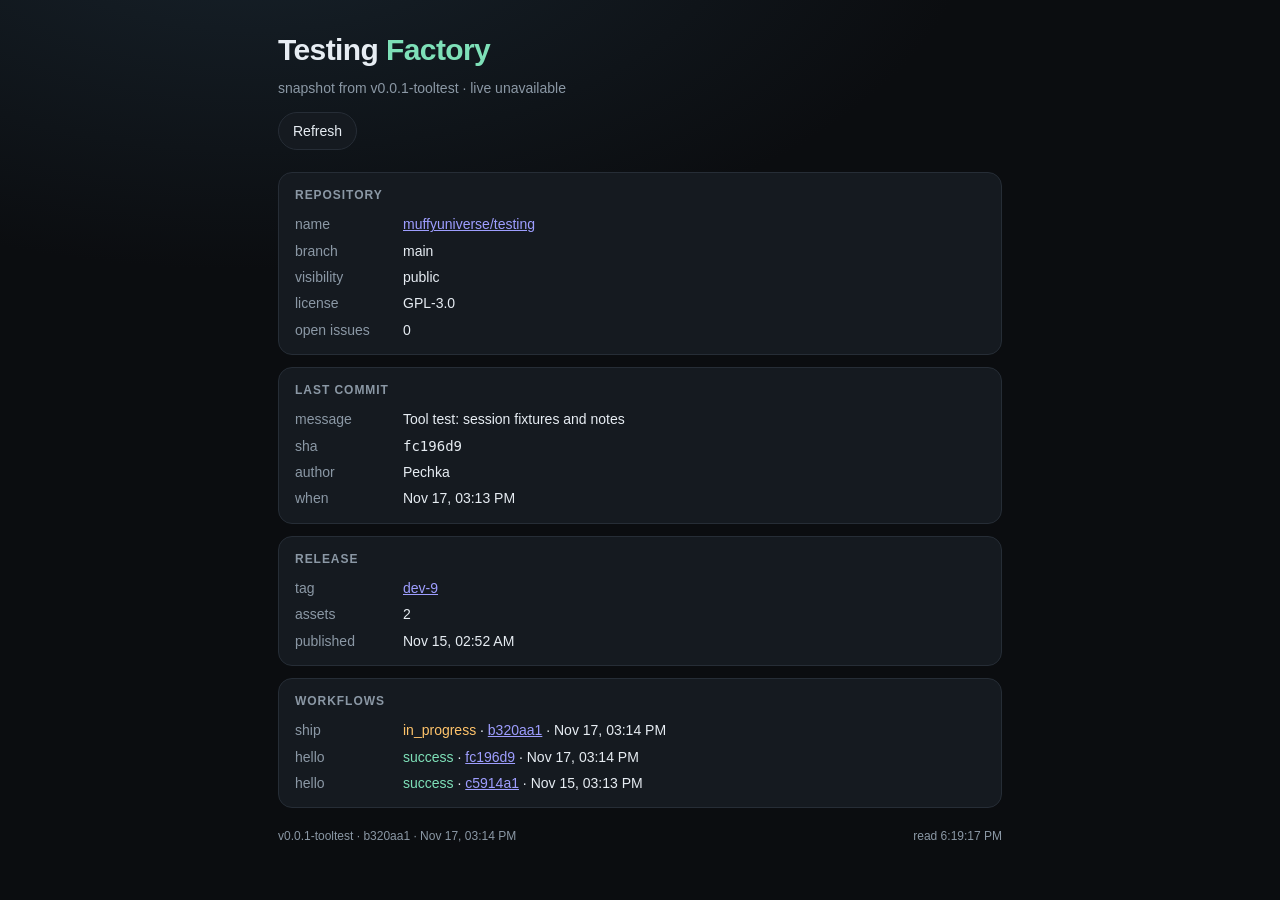
<file: index.html>
<!doctype html>
<html lang="en">
<head>
  <meta charset="utf-8">
  <meta name="viewport" content="width=device-width, initial-scale=1">
  <title>Testing Factory</title>
  <link rel="stylesheet" href="styles.css">
</head>
<body>
  <main>
    <header>
      <h1>Testing <span>Factory</span></h1>
      <p class="sub" id="sub">reading github.com…</p>
      <button id="refresh" type="button">Refresh</button>
    </header>

    <div id="cards" class="cards" aria-live="polite"></div>

    <footer>
      <span id="built">build: unknown</span>
      <span id="loaded"></span>
    </footer>
  </main>
  <script src="app.js"></script>
</body>
</html>
</file>
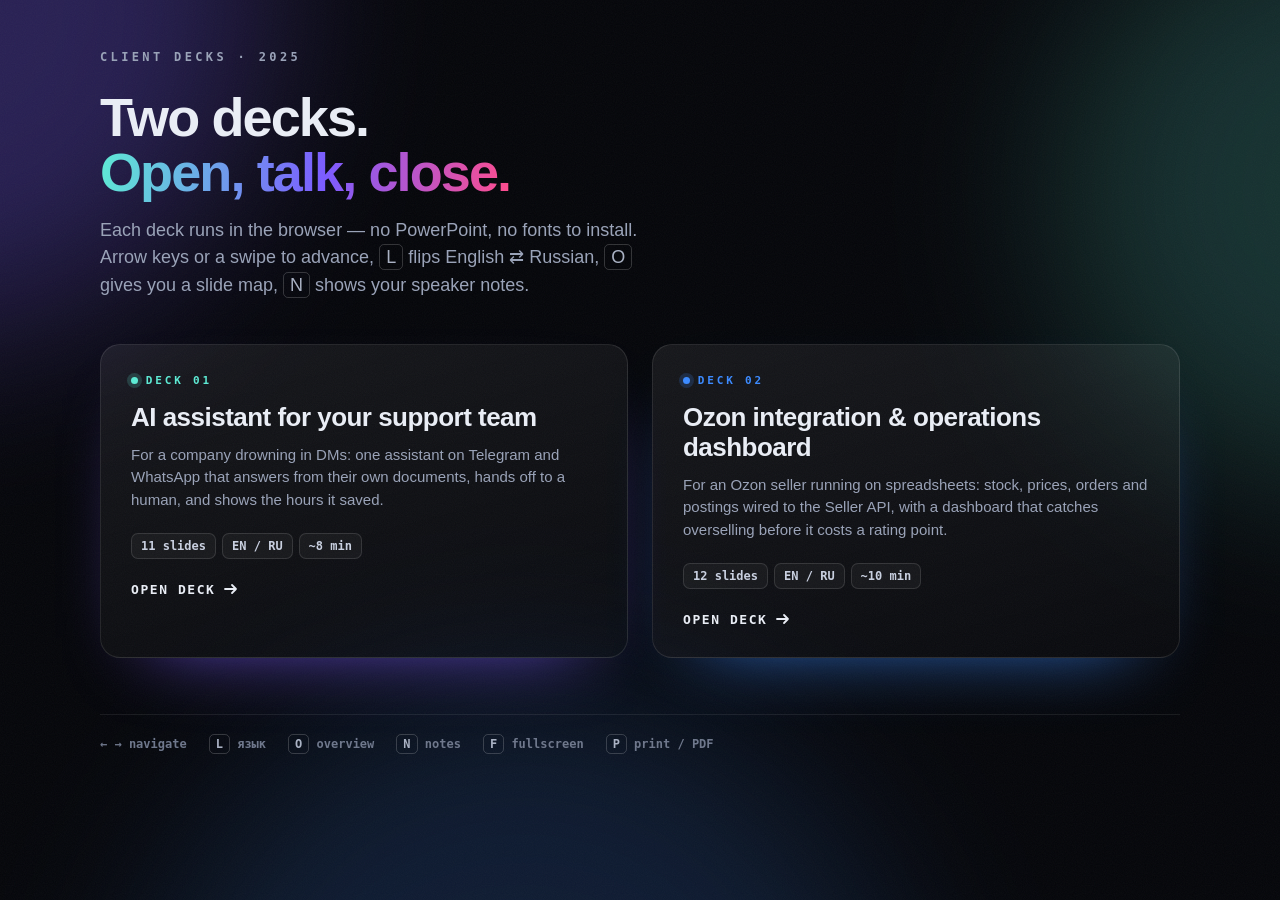
<file: decks/index.html>
<!DOCTYPE html>
<html lang="en">
<head>
<meta charset="utf-8">
<meta name="viewport" content="width=device-width,initial-scale=1,viewport-fit=cover">
<title>Decks — AI assistant · Ozon integration</title>
<style>
  :root{
    --bg:#05060a; --ink:#e9edf5; --dim:#9aa3b8;
    --c1:#5eead4; --c2:#7c5cff;
    --o1:#3d8bff; --o2:#ff4d8d;
    --mono:ui-monospace,SFMono-Regular,Menlo,Consolas,monospace;
    --sans:-apple-system,BlinkMacSystemFont,"Segoe UI",Inter,Roboto,sans-serif;
  }
  *{box-sizing:border-box}
  html,body{margin:0;min-height:100%}
  body{
    background:var(--bg); color:var(--ink); font-family:var(--sans);
    -webkit-font-smoothing:antialiased; overflow-x:hidden;
    padding:clamp(20px,4vw,56px);
  }
  .aurora{position:fixed;inset:-20%;z-index:0;pointer-events:none;filter:blur(90px);opacity:.55}
  .aurora i{position:absolute;display:block;border-radius:50%;mix-blend-mode:screen}
  .aurora i:nth-child(1){width:52vw;height:52vw;left:-8%;top:-12%;background:var(--c2);opacity:.55;animation:drift 26s ease-in-out infinite}
  .aurora i:nth-child(2){width:46vw;height:46vw;right:-6%;top:6%;background:var(--c1);opacity:.35;animation:drift 31s ease-in-out infinite reverse}
  .aurora i:nth-child(3){width:60vw;height:60vw;left:22%;bottom:-30%;background:var(--o1);opacity:.3;animation:drift 37s ease-in-out infinite}
  @keyframes drift{0%,100%{transform:translate3d(0,0,0) scale(1)}50%{transform:translate3d(4vw,-3vw,0) scale(1.14)}}
  .grain{position:fixed;inset:0;z-index:1;pointer-events:none;opacity:.045;
    background-image:url("data:image/svg+xml;utf8,<svg xmlns='http://www.w3.org/2000/svg' width='120' height='120'><filter id='n'><feTurbulence type='fractalNoise' baseFrequency='.9' numOctaves='3'/></filter><rect width='120' height='120' filter='url(%23n)'/></svg>")}
  main{position:relative;z-index:2;max-width:1080px;margin:0 auto}
  .eyebrow{font:700 clamp(10px,1.6vw,12px)/1 var(--mono);letter-spacing:.28em;text-transform:uppercase;color:var(--dim)}
  h1{font-size:clamp(30px,5.2vw,54px);line-height:1.02;letter-spacing:-.035em;margin:.5em 0 .3em;font-weight:800}
  h1 .grad{background:linear-gradient(96deg,var(--c1),var(--c2) 55%,var(--o2));-webkit-background-clip:text;background-clip:text;color:transparent}
  .lede{color:var(--dim);font-size:clamp(14px,1.9vw,18px);line-height:1.55;max-width:56ch;margin:0 0 clamp(26px,4vw,44px)}
  .grid{display:grid;gap:clamp(14px,2.2vw,24px);grid-template-columns:repeat(auto-fit,minmax(300px,1fr))}
  a.card{
    position:relative;display:block;text-decoration:none;color:inherit;overflow:hidden;
    border:1px solid rgba(255,255,255,.1);border-radius:20px;padding:clamp(20px,2.6vw,30px);
    background:linear-gradient(165deg,rgba(255,255,255,.07),rgba(255,255,255,.02));
    transition:transform .45s cubic-bezier(.2,.8,.2,1),border-color .45s,box-shadow .45s;
  }
  a.card:hover,a.card:focus-visible{transform:translateY(-4px);border-color:rgba(255,255,255,.26);outline:none}
  a.card::after{
    content:"";position:absolute;inset:0;border-radius:inherit;pointer-events:none;opacity:0;
    background:radial-gradient(420px 220px at var(--mx,50%) var(--my,0%),rgba(255,255,255,.14),transparent 70%);
    transition:opacity .4s;
  }
  a.card:hover::after{opacity:1}
  a.card.chat{box-shadow:0 30px 80px -50px var(--c2)}
  a.card.ozon{box-shadow:0 30px 80px -50px var(--o1)}
  .kicker{font:700 clamp(9px,1.5vw,11px)/1 var(--mono);letter-spacing:.26em;text-transform:uppercase;display:flex;gap:.7em;align-items:center}
  .chat .kicker{color:var(--c1)} .ozon .kicker{color:var(--o1)}
  .dot{width:7px;height:7px;border-radius:50%;background:currentColor;box-shadow:0 0 0 4px color-mix(in srgb,currentColor 18%,transparent);animation:pulse 2.4s ease-in-out infinite}
  @keyframes pulse{0%,100%{opacity:1}50%{opacity:.35}}
  a.card h2{font-size:clamp(19px,2.5vw,26px);line-height:1.16;letter-spacing:-.02em;margin:.6em 0 .45em;font-weight:750}
  a.card p{margin:0;color:var(--dim);font-size:clamp(12px,1.6vw,15px);line-height:1.5}
  .meta{display:flex;flex-wrap:wrap;gap:6px;margin-top:clamp(16px,2.4vw,22px)}
  .meta span{font:600 clamp(10px,1.4vw,12px)/1 var(--mono);padding:6px 9px;border-radius:7px;
    border:1px solid rgba(255,255,255,.12);color:#c9d0e0;background:rgba(255,255,255,.04)}
  .go{margin-top:clamp(16px,2.4vw,22px);font:700 clamp(11px,1.5vw,13px)/1 var(--mono);letter-spacing:.12em;
    text-transform:uppercase;display:flex;align-items:center;gap:.6em;color:var(--ink)}
  .go svg{transition:transform .4s cubic-bezier(.2,.8,.2,1)}
  a.card:hover .go svg{transform:translateX(5px)}
  footer{margin-top:clamp(30px,5vw,56px);padding-top:20px;border-top:1px solid rgba(255,255,255,.08);
    display:flex;flex-wrap:wrap;gap:10px 22px;color:#6f788c;font:600 clamp(10px,1.4vw,12px)/1.6 var(--mono)}
  kbd{font:inherit;padding:2px 6px;border-radius:5px;border:1px solid rgba(255,255,255,.18);color:#aab2c4}
</style>
</head>
<body>
<div class="aurora"><i></i><i></i><i></i></div>
<div class="grain"></div>

<main>
  <div class="eyebrow">Client decks · 2025</div>
  <h1>Two decks.<br><span class="grad">Open, talk, close.</span></h1>
  <p class="lede">Each deck runs in the browser — no PowerPoint, no fonts to install. Arrow keys or a swipe to advance, <kbd>L</kbd> flips English ⇄ Russian, <kbd>O</kbd> gives you a slide map, <kbd>N</kbd> shows your speaker notes.</p>

  <div class="grid">
    <a class="card chat" href="chatbot.html">
      <div class="kicker"><span class="dot"></span>Deck 01</div>
      <h2>AI assistant for your support team</h2>
      <p>For a company drowning in DMs: one assistant on Telegram and WhatsApp that answers from their own documents, hands off to a human, and shows the hours it saved.</p>
      <div class="meta"><span>11 slides</span><span>EN / RU</span><span>~8 min</span></div>
      <div class="go">Open deck
        <svg width="16" height="16" viewBox="0 0 16 16" fill="none" aria-hidden="true"><path d="M2 8h11M9 4l4 4-4 4" stroke="currentColor" stroke-width="1.8" stroke-linecap="round" stroke-linejoin="round"/></svg>
      </div>
    </a>

    <a class="card ozon" href="ozon.html">
      <div class="kicker"><span class="dot"></span>Deck 02</div>
      <h2>Ozon integration &amp; operations dashboard</h2>
      <p>For an Ozon seller running on spreadsheets: stock, prices, orders and postings wired to the Seller API, with a dashboard that catches overselling before it costs a rating point.</p>
      <div class="meta"><span>12 slides</span><span>EN / RU</span><span>~10 min</span></div>
      <div class="go">Open deck
        <svg width="16" height="16" viewBox="0 0 16 16" fill="none" aria-hidden="true"><path d="M2 8h11M9 4l4 4-4 4" stroke="currentColor" stroke-width="1.8" stroke-linecap="round" stroke-linejoin="round"/></svg>
      </div>
    </a>
  </div>

  <footer>
    <span>← → navigate</span>
    <span><kbd>L</kbd> язык</span>
    <span><kbd>O</kbd> overview</span>
    <span><kbd>N</kbd> notes</span>
    <span><kbd>F</kbd> fullscreen</span>
    <span><kbd>P</kbd> print / PDF</span>
  </footer>
</main>

<script>
  document.querySelectorAll('a.card').forEach(function (c) {
    c.addEventListener('pointermove', function (e) {
      var r = c.getBoundingClientRect();
      c.style.setProperty('--mx', (e.clientX - r.left) + 'px');
      c.style.setProperty('--my', (e.clientY - r.top) + 'px');
    });
  });
</script>
</body>
</html>
</file>
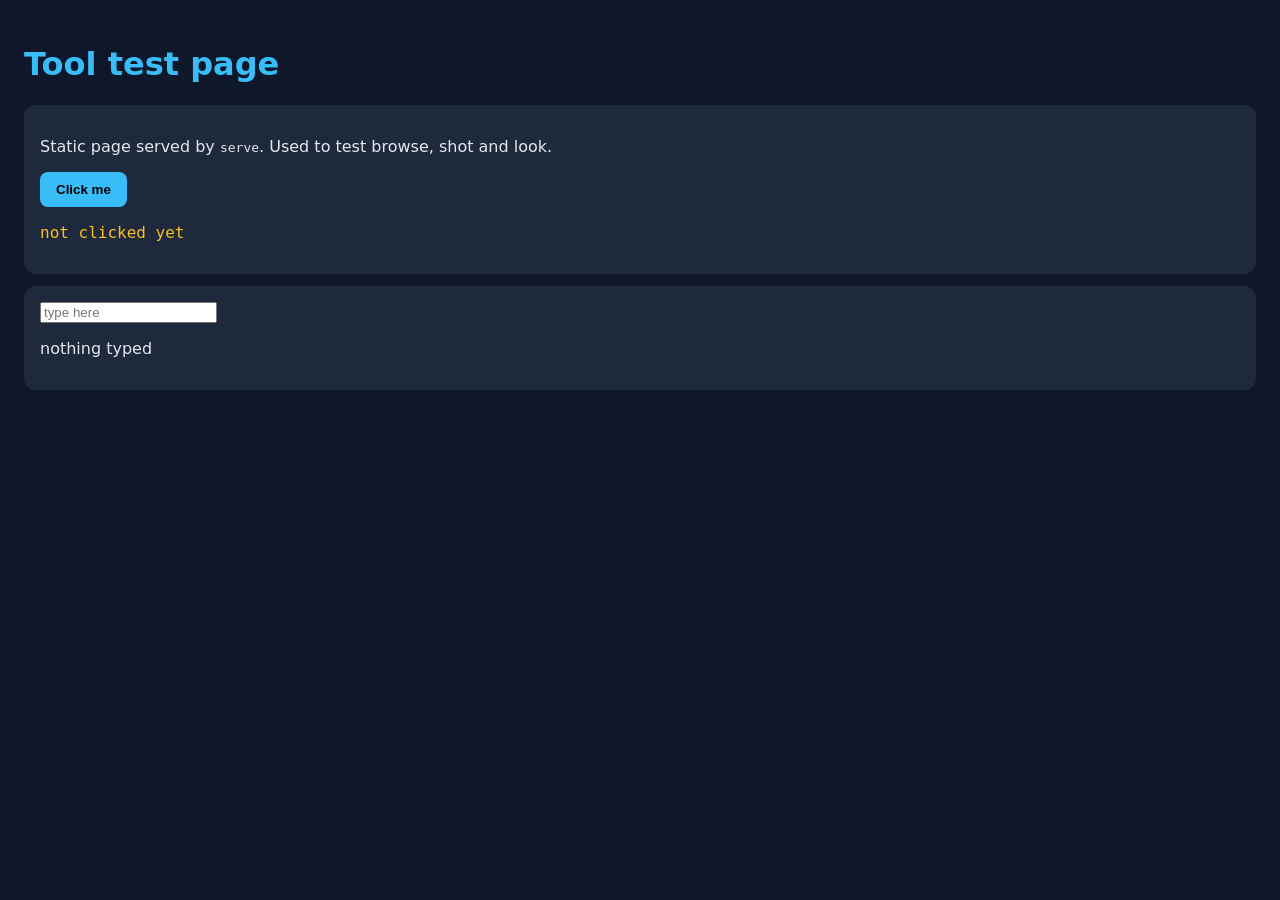
<file: tooltest/index.html>
<!doctype html>
<html lang="en">
<head>
<meta charset="utf-8">
<meta name="viewport" content="width=device-width, initial-scale=1">
<title>Tool test page</title>
<style>
  body { font-family: system-ui, sans-serif; margin: 0; padding: 24px; background: #0f172a; color: #e2e8f0; }
  h1 { color: #38bdf8; }
  .card { background: #1e293b; border-radius: 12px; padding: 16px; margin: 12px 0; }
  button { background: #38bdf8; border: 0; border-radius: 8px; padding: 10px 16px; font-weight: 600; }
  #out { font-family: ui-monospace, monospace; color: #fbbf24; }
</style>
</head>
<body>
<h1>Tool test page</h1>
<div class="card">
  <p>Static page served by <code>serve</code>. Used to test browse, shot and look.</p>
  <button id="go">Click me</button>
  <p id="out">not clicked yet</p>
</div>
<div class="card">
  <input id="field" placeholder="type here" value="">
  <p id="typed">nothing typed</p>
</div>
<script>
  let clicks = 0;
  document.getElementById('go').addEventListener('click', () => {
    clicks += 1;
    document.getElementById('out').textContent = 'clicked ' + clicks + ' time(s)';
  });
  document.getElementById('field').addEventListener('input', (e) => {
    document.getElementById('typed').textContent = 'typed: ' + e.target.value;
  });
</script>
</body>
</html>
</file>
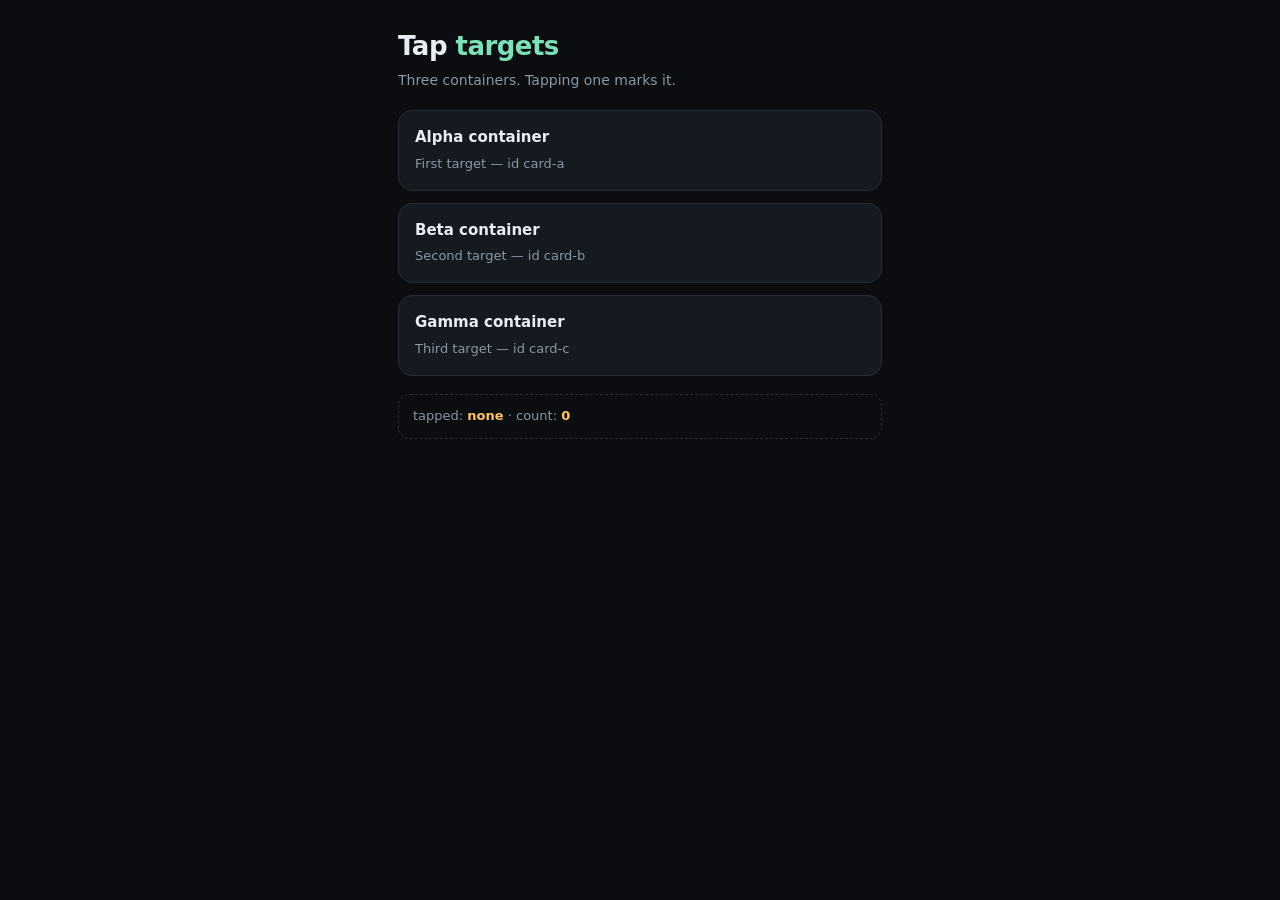
<file: demo/tap/index.html>
<!doctype html>
<html lang="en">
<head>
<meta charset="utf-8">
<meta name="viewport" content="width=device-width, initial-scale=1">
<title>Tap targets</title>
<style>
  :root { color-scheme: dark; --bg:#0b0d10; --panel:#151a20; --line:#262d36;
          --ink:#e7edf3; --dim:#8b98a5; --accent:#7ee0b8; --warn:#ffc46b; }
  * { box-sizing: border-box; }
  body { margin:0; background:var(--bg); color:var(--ink);
         font:16px/1.45 system-ui, -apple-system, "Segoe UI", Roboto, sans-serif; }
  main { max-width:520px; margin:0 auto; padding:28px 18px 40px; }
  h1 { margin:0 0 4px; font-size:26px; letter-spacing:-.02em; }
  h1 span { color:var(--accent); }
  .sub { margin:0 0 20px; color:var(--dim); font-size:14px; }
  .grid { display:grid; gap:12px; }
  .card { background:var(--panel); border:1px solid var(--line); border-radius:14px;
          padding:16px; cursor:pointer; transition:border-color .15s, transform .05s; }
  .card:active { transform:translateY(1px); }
  .card.selected { border-color:var(--accent); box-shadow:0 0 0 1px var(--accent) inset; }
  .card h2 { margin:0 0 6px; font-size:15px; }
  .card p { margin:0; color:var(--dim); font-size:13px; }
  .card.selected p { color:var(--accent); }
  .status { margin-top:18px; padding:12px 14px; border:1px dashed var(--line);
            border-radius:12px; font-size:13px; color:var(--dim); }
  .status b { color:var(--warn); }
  code { font-family:ui-monospace, Menlo, monospace; }
</style>
</head>
<body>
<main>
  <h1>Tap <span>targets</span></h1>
  <p class="sub">Three containers. Tapping one marks it.</p>

  <div class="grid">
    <div class="card" id="card-a" data-name="alpha">
      <h2>Alpha container</h2>
      <p>First target — id card-a</p>
    </div>
    <div class="card" id="card-b" data-name="beta">
      <h2>Beta container</h2>
      <p>Second target — id card-b</p>
    </div>
    <div class="card" id="card-c" data-name="gamma">
      <h2>Gamma container</h2>
      <p>Third target — id card-c</p>
    </div>
  </div>

  <div class="status" id="status">tapped: <b>none</b> · count: <b>0</b></div>
</main>

<script>
  let count = 0;
  document.querySelectorAll('.card').forEach(card => {
    card.addEventListener('click', () => {
      document.querySelectorAll('.card').forEach(c => c.classList.remove('selected'));
      card.classList.add('selected');
      count += 1;
      document.getElementById('status').innerHTML =
        'tapped: <b>' + card.dataset.name + '</b> · count: <b>' + count + '</b>';
      document.title = 'Tap targets — ' + card.dataset.name;
    });
  });
</script>
</body>
</html>
</file>
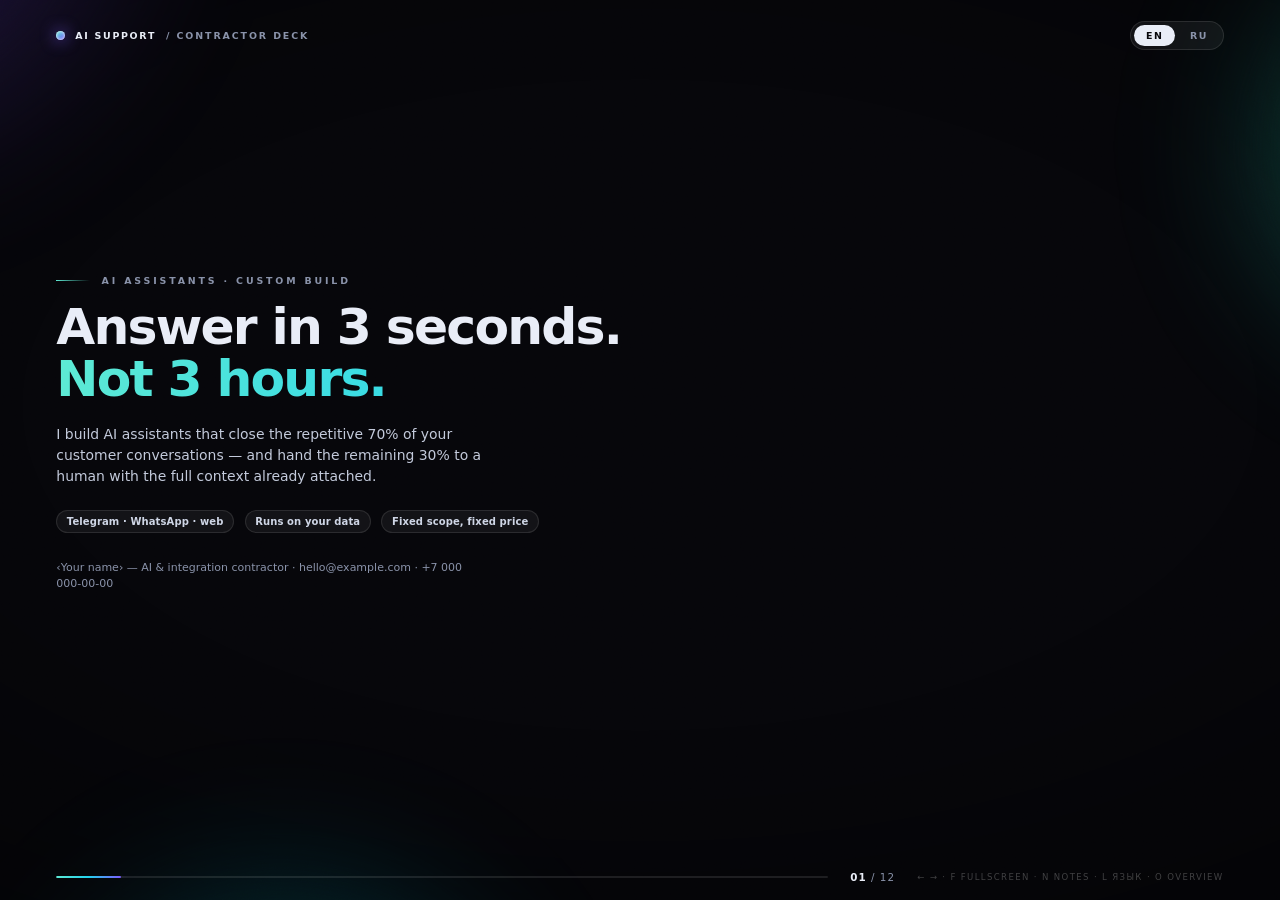
<file: decks/chatbot.html>
<!doctype html>
<html lang="en" data-lang="en">
<head>
<meta charset="utf-8">
<meta name="viewport" content="width=device-width,initial-scale=1,viewport-fit=cover">
<title>AI Support Assistant — client deck</title>
<meta name="description" content="Contractor pitch deck: AI chat assistants for customer support.">
<link rel="stylesheet" href="src/deck.css?v=3">
</head>
<body data-deck="chat">

<div class="aurora"><i></i><i></i><i></i></div>
<div class="grain"></div>
<div class="vignette"></div>

<header class="hud">
  <div class="brand"><span class="dot"></span>AI&nbsp;SUPPORT <em>/ contractor deck</em></div>
  <div class="lang" role="group" aria-label="Language">
    <button type="button" data-lang="en" aria-pressed="true">EN</button>
    <button type="button" data-lang="ru" aria-pressed="false">RU</button>
  </div>
</header>

<main class="stage">

  <!-- ============ 01 COVER ============ -->
  <section class="slide" data-title-en="Cover" data-title-ru="Титул">
    <div class="eyebrow reveal" style="--i:0" data-en="AI assistants · custom build" data-ru="AI-ассистенты · под ключ"></div>
    <h1>
      <span class="kin" style="--i:1"><span data-en="Answer in 3 seconds." data-ru="Ответ за 3 секунды."></span></span>
      <span class="kin" style="--i:2"><span class="grad" data-en="Not 3 hours." data-ru="Не за 3 часа."></span></span>
    </h1>
    <p class="reveal" style="--i:4;max-width:52ch"
       data-en="I build AI assistants that close the repetitive 70% of your customer conversations — and hand the remaining 30% to a human with the full context already attached."
       data-ru="Я строю AI-ассистентов, которые закрывают повторяющиеся 70% обращений клиентов — а остальные 30% передают человеку с полным контекстом диалога."></p>
    <div class="row reveal" style="--i:6;margin-top:.4em">
      <span class="chip" data-en="Telegram · WhatsApp · web" data-ru="Telegram · WhatsApp · веб"></span>
      <span class="chip" data-en="Runs on your data" data-ru="Работает на ваших данных"></span>
      <span class="chip" data-en="Fixed scope, fixed price" data-ru="Фиксированный объём и цена"></span>
    </div>
    <p class="small reveal" style="--i:8;margin-top:.9em"
       data-en="‹Your name› — AI &amp; integration contractor · hello@example.com · +7 000 000-00-00"
       data-ru="‹Ваше имя› — подрядчик по AI и интеграциям · hello@example.com · +7 000 000-00-00"></p>
    <aside class="notes"
      data-en="Open with the number, not with the technology. Most owners already suspect their support is a queue problem. Ask: how many identical questions did your team answer yesterday?"
      data-ru="Начните с цифры, а не с технологии. Владелец уже подозревает, что поддержка — это очередь. Спросите: сколько одинаковых вопросов команда закрыла вчера?"></aside>
  </section>

  <!-- ============ 02 THE QUEUE ============ -->
  <section class="slide" data-title-en="The queue is the product" data-title-ru="Очередь — это продукт">
    <div class="eyebrow reveal" style="--i:0" data-en="The real problem" data-ru="Настоящая проблема"></div>
    <h2>
      <span class="kin" style="--i:1"><span data-en="Your customers don't want support." data-ru="Клиенты не хотят поддержки."></span></span>
      <span class="kin" style="--i:2"><span class="grad" data-en="They want an answer." data-ru="Им нужен ответ."></span></span>
    </h2>
    <div class="grid g4" style="margin-top:.5em">
      <div class="card reveal" style="--i:4">
        <div class="stat"><div class="num"><b data-count="68">0</b>%</div>
        <div class="lbl" data-en="of incoming tickets are questions already answered in your own docs, site or FAQ." data-ru="входящих обращений — вопросы, на которые ответ уже есть в документации, на сайте или в FAQ."></div></div>
      </div>
      <div class="card reveal" style="--i:5">
        <div class="stat"><div class="num"><b data-count="4" data-suffix="">0</b>–11&nbsp;min</div>
        <div class="lbl" data-en="median first response in a typical small team, and it doubles outside working hours." data-ru="медианный первый ответ в небольшой команде. Ночью он удваивается."></div></div>
      </div>
      <div class="card reveal" style="--i:6">
        <div class="stat"><div class="num"><b data-count="34">0</b>%</div>
        <div class="lbl" data-en="are one question in disguise: where is my order, and when does it arrive." data-ru="— это один вопрос в маске: где мой заказ и когда он придёт."></div></div>
      </div>
      <div class="card reveal" style="--i:7">
        <div class="stat"><div class="num">24/7</div>
        <div class="lbl" data-en="the expectation. The queue does not keep office hours, but your team does." data-ru="ожидание клиента. Очередь не знает расписания, а команда знает."></div></div>
      </div>
    </div>
    <p class="small reveal" style="--i:9"
       data-en="Ranges from comparable small-business deployments; we replace them with your own numbers in the first audit."
       data-ru="Диапазоны по сопоставимым проектам малого бизнеса; на первом аудите заменим их вашими цифрами."></p>
    <aside class="notes"
      data-en="Say these are typical ranges, not a promise. Offer to measure the client's own top-50 questions in a two-hour session — that session is the sales wedge."
      data-ru="Скажите, что это типичные диапазоны, а не обещание. Предложите замерить топ-50 вопросов клиента за два часа — это и есть зацепка для продажи."></aside>
  </section>

  <!-- ============ 03 BEFORE / AFTER ============ -->
  <section class="slide" data-title-en="Before / after" data-title-ru="До / после">
    <div class="eyebrow reveal" style="--i:0" data-en="The shift" data-ru="Сдвиг"></div>
    <div class="compare">
      <div class="card reveal" style="--i:2">
        <div class="tag" data-en="Today" data-ru="Сегодня"></div>
        <h3 data-en="A queue that grows faster than the team." data-ru="Очередь растёт быстрее команды."></h3>
        <ul class="ticks">
          <li data-en="Same 60 answers retyped by hand." data-ru="Те же 60 ответов печатаются руками."></li>
          <li data-en="Peaks on Monday and after every campaign." data-ru="Пики в понедельник и после каждой кампании."></li>
          <li data-en="Hiring is the only lever, and it's expensive." data-ru="Единственный рычаг — найм, и он дорогой."></li>
          <li data-en="Nobody knows what was actually asked last month." data-ru="Никто не знает, что реально спрашивали в прошлом месяце."></li>
        </ul>
      </div>
      <div class="arrow reveal" style="--i:3">→</div>
      <div class="card reveal" style="--i:4;border-color:rgba(94,234,212,.35)">
        <div class="tag" data-en="With an assistant" data-ru="С ассистентом"></div>
        <h3 data-en="An answer in the first message, at any hour." data-ru="Ответ в первом же сообщении, в любое время."></h3>
        <ul class="ticks">
          <li data-en="Instant, sourced answers — with a link to the page." data-ru="Мгновенные ответы со ссылкой на источник."></li>
          <li data-en="Order status pulled live from your system." data-ru="Статус заказа — напрямую из вашей системы."></li>
          <li data-en="Complex cases routed to a human, context included." data-ru="Сложные случаи — человеку, с контекстом."></li>
          <li data-en="Every conversation becomes a report." data-ru="Каждый диалог превращается в отчёт."></li>
        </ul>
      </div>
    </div>
    <aside class="notes"
      data-en="This slide is the whole pitch in one image. Don't read the bullets — point at the arrow and ask which side their Monday looks like."
      data-ru="Этот слайд — вся продажа в одной картинке. Не читайте списки: покажите на стрелку и спросите, на какую сторону похож их понедельник."></aside>
  </section>

  <!-- ============ 04 WHAT I BUILD ============ -->
  <section class="slide" data-title-en="What I build" data-title-ru="Что я делаю">
    <div class="eyebrow reveal" style="--i:0" data-en="Scope" data-ru="Объём работ"></div>
    <h2><span class="kin" style="--i:1"><span data-en="Four things, working together." data-ru="Четыре вещи, которые работают вместе."></span></span></h2>
    <div class="grid g2" style="margin-top:.4em">
      <div class="card reveal" style="--i:3">
        <div class="tag" data-en="01 — Knowledge" data-ru="01 — Знания"></div>
        <h3 data-en="Answers from your own sources" data-ru="Ответы из ваших источников"></h3>
        <p data-en="Site, price lists, PDFs, internal wiki, past tickets. Retrieved per question, cited in the answer, refreshed on a schedule. No invented prices, ever."
           data-ru="Сайт, прайсы, PDF, внутренняя вики, прошлые обращения. Выборка под каждый вопрос, ссылка в ответе, обновление по расписанию. Никаких выдуманных цен."></p>
      </div>
      <div class="card reveal" style="--i:4">
        <div class="tag" data-en="02 — Actions" data-ru="02 — Действия"></div>
        <h3 data-en="It does things, not just talks" data-ru="Он действует, а не только говорит"></h3>
        <p data-en="Order status, delivery date, invoice, return, reschedule, callback. Every action is a controlled function call with permissions — never a free-form guess."
           data-ru="Статус заказа, дата доставки, счёт, возврат, перенос, обратный звонок. Каждое действие — контролируемый вызов функции с правами, а не догадка."></p>
      </div>
      <div class="card reveal" style="--i:5">
        <div class="tag" data-en="03 — Handoff" data-ru="03 — Передача"></div>
        <h3 data-en="A clean handover to a human" data-ru="Аккуратная передача человеку"></h3>
        <p data-en="Escalation rules you write. The operator receives the transcript, the customer's order, and a one-line summary of what was already tried."
           data-ru="Правила эскалации задаёте вы. Оператор получает переписку, заказ клиента и краткое резюме того, что уже сделано."></p>
      </div>
      <div class="card reveal" style="--i:6">
        <div class="tag" data-en="04 — Learning" data-ru="04 — Обучение"></div>
        <h3 data-en="The questions you didn't know you had" data-ru="Вопросы, о которых вы не знали"></h3>
        <p data-en="A weekly report: top intents, unanswered questions, drop-off points, cost per conversation. The assistant becomes a research tool for the product."
           data-ru="Еженедельный отчёт: топ-темы, вопросы без ответа, точки обрыва, стоимость диалога. Ассистент становится инструментом исследования продукта."></p>
      </div>
    </div>
    <aside class="notes"
      data-en="Clients fear two things: a bot that lies, and a bot that traps customers. 01 and 03 answer exactly those fears. Lead with them if the room is sceptical."
      data-ru="Клиент боится двух вещей: бот врёт и бот запирает клиента. Пункты 01 и 03 снимают ровно эти страхи. Если в комнате скепсис — начинайте с них."></aside>
  </section>

  <!-- ============ 05 ARCHITECTURE ============ -->
  <section class="slide" data-title-en="Architecture" data-title-ru="Архитектура">
    <div class="eyebrow reveal" style="--i:0" data-en="How it works" data-ru="Как это работает"></div>
    <h2><span class="kin" style="--i:1"><span data-en="One request, five controlled hops." data-ru="Один запрос — пять контролируемых шагов."></span></span></h2>

    <div class="flowv" role="img" aria-label="Assistant architecture">
      <div class="fv-n"><b data-en="Channels" data-ru="Каналы"></b>
        <span data-en="Telegram · WhatsApp" data-ru="Telegram · WhatsApp"></span></div>
      <div class="fv-w" aria-hidden="true"></div>
      <div class="fv-n"><b data-en="Gateway" data-ru="Шлюз"></b>
        <span data-en="auth · limits" data-ru="доступ · лимиты"></span></div>
      <div class="fv-w" aria-hidden="true"></div>
      <div class="fv-n cool"><b data-en="Orchestrator" data-ru="Оркестратор"></b>
        <span data-en="LLM + policy" data-ru="LLM + правила"></span></div>
      <div class="fv-w" aria-hidden="true"></div>
      <div class="fv-n"><b data-en="Retrieval" data-ru="Поиск"></b>
        <span data-en="vectors · tools" data-ru="векторы · функции"></span></div>
      <div class="fv-w" aria-hidden="true"></div>
      <div class="fv-n hot"><b data-en="Your systems" data-ru="Ваши системы"></b>
        <span data-en="CRM · 1C" data-ru="CRM · 1C"></span></div>
    </div>

    <p class="small reveal" style="--i:9"
       data-en="Your data never trains a third-party model. Every hop is logged with the request, the source used and the answer given — that log is the audit trail."
       data-ru="Ваши данные не обучают сторонние модели. Каждый шаг пишется в лог: запрос, использованный источник и ответ. Этот лог — ваш аудит."></p>
    <aside class="notes"
      data-en="Keep this slide short. Non-technical buyers just need 'your data stays yours' and 'everything is logged'. Technical buyers will ask about the vector store — that's the real conversation."
      data-ru="Не задерживайтесь. Нетехническому заказчику достаточно «данные остаются вашими» и «всё логируется». Технический спросит про векторную БД — это и есть настоящий разговор."></aside>
  </section>

  <!-- ============ 06 LIVE DEMO ============ -->
  <section class="slide" data-title-en="Live demo" data-title-ru="Демо">
    <div class="split">
      <div>
        <div class="eyebrow reveal" style="--i:0" data-en="In practice" data-ru="На практике"></div>
        <h2><span class="kin" style="--i:1"><span data-en="One message." data-ru="Одно сообщение."></span></span>
            <span class="kin" style="--i:2"><span class="grad" data-en="Order, date, answer." data-ru="Заказ, дата, ответ."></span></span></h2>
        <ul class="ticks reveal" style="--i:5;margin-top:.6em">
          <li data-en="Recognised the order number inside free text." data-ru="Распознал номер заказа в свободном тексте."></li>
          <li data-en="Called the order system — not the FAQ." data-ru="Обратился к системе заказов, а не к FAQ."></li>
          <li data-en="Offered the next action without being asked." data-ru="Предложил следующее действие сам."></li>
          <li data-en="Never promised a date it could not verify." data-ru="Не назвал дату, которую не смог проверить."></li>
        </ul>
      </div>

      <div class="chat">
        <div class="chat-hd"><span class="live"></span><b data-en="Support · replies instantly" data-ru="Поддержка · отвечает сразу"></b></div>
        <div class="chat-bd">
          <div class="msg them" style="--i:0">
            <p style="margin:0" data-en="hi, where is my order 4812? ordered tuesday" data-ru="здравствуйте, где мой заказ 4812? заказывал во вторник"></p>
          </div>
          <div class="msg me" style="--i:1">
            <p style="margin:0" data-en="Order #4812 left the warehouse today at 09:41. Courier delivery to Moscow, tomorrow 10:00–14:00. Tracking: RU842…  Want the link?" data-ru="Заказ №4812 покинул склад сегодня в 09:41. Курьер по Москве, завтра 10:00–14:00. Трек: RU842… Прислать ссылку?"></p>
          </div>
          <div class="msg them" style="--i:2">
            <p style="margin:0" data-en="can you change it to pickup point?" data-ru="а можно на пункт выдачи?"></p>
          </div>
          <div class="msg me alt" style="--i:3">
            <p style="margin:0" data-en="Yes — until 18:00 today. Three points within 2 km of your address. Pick one and I'll switch it. Order stays on schedule." data-ru="Да — до 18:00 сегодня. Три пункта в 2 км от вашего адреса. Выберите — и я переоформлю. Срок доставки не изменится."></p>
          </div>
        </div>
        <div class="chat-inp">
          <span data-en="Type a message…" data-ru="Напишите сообщение…"></span><i></i>
        </div>
      </div>
    </div>
    <aside class="notes"
      data-en="If you have a working demo, replace this mock and open the real one here. A live bot answering a stranger's question beats any slide."
      data-ru="Если есть рабочий демо-бот — замените этот макет и откройте настоящий. Живой бот, отвечающий на вопрос из зала, сильнее любого слайда."></aside>
  </section>

  <!-- ============ 07 GUARDRAILS ============ -->
  <section class="slide" data-title-en="Guardrails" data-title-ru="Контроли">
    <div class="eyebrow reveal" style="--i:0" data-en="Why this is safe to ship" data-ru="Почему это безопасно"></div>
    <h2><span class="kin" style="--i:1"><span data-en="The boring parts are the product." data-ru="Скучные детали — и есть продукт."></span></span></h2>
    <div class="grid g3" style="margin-top:.4em">
      <div class="card reveal" style="--i:3"><h4 data-en="No invented facts" data-ru="Никаких выдумок"></h4>
        <p data-en="Answers are grounded in retrieved sources. If the source is missing, the assistant says so and escalates." data-ru="Ответы опираются на найденные источники. Нет источника — ассистент говорит об этом и передаёт человеку."></p></div>
      <div class="card reveal" style="--i:4"><h4 data-en="Permissions per action" data-ru="Права на каждое действие"></h4>
        <p data-en="Read-only by default. Refunds, discounts and cancellations need an explicit rule you approve." data-ru="По умолчанию только чтение. Возвраты, скидки и отмены — по вашему явному правилу."></p></div>
      <div class="card reveal" style="--i:5"><h4 data-en="Personal data stays in" data-ru="Персональные данные внутри"></h4>
        <p data-en="Phone numbers, addresses and card fragments are redacted before the model sees them." data-ru="Телефоны, адреса и фрагменты карт скрываются до передачи в модель."></p></div>
      <div class="card reveal" style="--i:6"><h4 data-en="Hard escalation path" data-ru="Жёсткая эскалация"></h4>
        <p data-en="Anger, legal words, three failed attempts — straight to a human, with the transcript." data-ru="Гнев, юридические темы, три неудачные попытки — сразу человеку, вместе с перепиской."></p></div>
      <div class="card reveal" style="--i:7"><h4 data-en="Cost ceiling" data-ru="Потолок расходов"></h4>
        <p data-en="Per-conversation and per-month budget caps. The assistant degrades to a form before it overspends." data-ru="Лимиты на диалог и на месяц. При превышении ассистент переходит в режим формы."></p></div>
      <div class="card reveal" style="--i:8"><h4 data-en="Full audit log" data-ru="Полный аудит"></h4>
        <p data-en="Every answer traceable to a source and a model version. Replay any conversation." data-ru="Каждый ответ связан с источником и версией модели. Любой диалог можно воспроизвести."></p></div>
    </div>
    <aside class="notes"
      data-en="This is the slide that closes deals with cautious buyers. Say plainly: the model never invents a price, and it never acts without a rule you signed off."
      data-ru="Этот слайд закрывает сделки с осторожными заказчиками. Скажите прямо: модель не выдумывает цены и не действует без согласованного правила."></aside>
  </section>

  <!-- ============ 08 NUMBERS ============ -->
  <section class="slide" data-title-en="Typical results" data-title-ru="Типичный результат">
    <div class="eyebrow reveal" style="--i:0" data-en="What changes" data-ru="Что меняется"></div>
    <h2><span class="kin" style="--i:1"><span data-en="Measured in weeks, not quarters." data-ru="Измеряется неделями, не кварталами."></span></span></h2>
    <div class="grid g4" style="margin-top:.6em">
      <div class="card reveal" style="--i:3"><div class="stat">
        <div class="num">−<b data-count="62">0</b>%</div>
        <div class="lbl" data-en="ticket volume reaching a human, after four weeks of tuning on real conversations." data-ru="обращений доходит до человека после четырёх недель настройки на реальных диалогах."></div></div></div>
      <div class="card reveal" style="--i:4"><div class="stat">
        <div class="num"><b data-count="3">0</b>&nbsp;s</div>
        <div class="lbl" data-en="median first response, including nights, weekends and campaign spikes." data-ru="медианный первый ответ, включая ночи, выходные и пики кампаний."></div></div></div>
      <div class="card reveal" style="--i:5"><div class="stat">
        <div class="num">+<b data-count="18">0</b>%</div>
        <div class="lbl" data-en="pre-sale conversion when the first question is answered before the customer leaves." data-ru="конверсия в продажу, когда первый вопрос закрыт до ухода клиента."></div></div></div>
      <div class="card reveal" style="--i:6"><div class="stat">
        <div class="num"><b data-count="11">0</b>&nbsp;d</div>
        <div class="lbl" data-en="to a working pilot on your real questions — then you decide whether to scale." data-ru="до рабочего пилота на ваших реальных вопросах. Дальше решаете вы."></div></div></div>
    </div>
    <p class="small reveal" style="--i:8"
       data-en="Typical ranges from comparable deployments, not a guarantee. Your audit replaces them with a baseline measured on your own traffic."
       data-ru="Типичные диапазоны по сопоставимым проектам, не гарантия. Аудит заменит их базовой линией на вашем трафике."></p>
    <aside class="notes"
      data-en="Never promise these numbers. Say: 'this is what usually happens; here's how we'd measure yours in week one.' That sentence protects you and builds trust."
      data-ru="Никогда не обещайте эти цифры. Скажите: «обычно происходит так; на первой неделе замерим ваши». Эта фраза защищает вас и вызывает доверие."></aside>
  </section>

  <!-- ============ 09 STACK ============ -->
  <section class="slide" data-title-en="Stack" data-title-ru="Стек">
    <div class="eyebrow reveal" style="--i:0" data-en="Built on" data-ru="На чём построено"></div>
    <h2><span class="kin" style="--i:1"><span data-en="Nothing exotic. Nothing you can't leave." data-ru="Ничего экзотического. Всё можно забрать."></span></span></h2>
    <div class="grid g3" style="margin-top:.5em">
      <div class="card reveal" style="--i:3"><div class="tag" data-en="Models" data-ru="Модели"></div>
        <div class="chips" style="margin-top:.6em">
          <span class="chip">OpenAI</span><span class="chip">Claude</span><span class="chip">Gemini</span>
          <span class="chip" data-en="self-hosted" data-ru="self-hosted"></span>
        </div>
        <p style="margin-top:.7em" data-en="Provider-agnostic. A model swap is a config change, not a rewrite." data-ru="Не привязано к провайдеру. Смена модели — правка конфига, не переписывание."></p></div>
      <div class="card reveal" style="--i:4"><div class="tag" data-en="Data" data-ru="Данные"></div>
        <div class="chips" style="margin-top:.6em">
          <span class="chip">PostgreSQL</span><span class="chip">pgvector</span><span class="chip">Redis</span>
          <span class="chip">S3</span>
        </div>
        <p style="margin-top:.7em" data-en="Runs in your cloud or on your server. Your embeddings stay with you." data-ru="Работает в вашем облаке или на вашем сервере. Эмбеддинги остаются у вас."></p></div>
      <div class="card reveal" style="--i:5"><div class="tag" data-en="Channels" data-ru="Каналы"></div>
        <div class="chips" style="margin-top:.6em">
          <span class="chip">Telegram</span><span class="chip">WhatsApp</span><span class="chip">VK</span>
          <span class="chip" data-en="web widget" data-ru="веб-виджет"></span>
        </div>
        <p style="margin-top:.7em" data-en="One brain, many doors. Add a channel in days, not months." data-ru="Один «мозг», много входов. Новый канал — дни, а не месяцы."></p></div>
      <div class="card reveal" style="--i:6"><div class="tag" data-en="Business systems" data-ru="Бизнес-системы"></div>
        <div class="chips" style="margin-top:.6em">
          <span class="chip">1C</span><span class="chip">Bitrix24</span><span class="chip">amoCRM</span>
          <span class="chip">Ozon</span><span class="chip">Wildberries</span>
        </div>
        <p style="margin-top:.7em" data-en="Order, stock and customer lookups through documented APIs." data-ru="Заказы, остатки и клиенты — через документированные API."></p></div>
      <div class="card reveal" style="--i:7"><div class="tag" data-en="Delivery" data-ru="Поставка"></div>
        <div class="chips" style="margin-top:.6em">
          <span class="chip">Docker</span><span class="chip">FastAPI</span><span class="chip">n8n</span>
          <span class="chip">Grafana</span>
        </div>
        <p style="margin-top:.7em" data-en="Containerised, one-command deploy, dashboards for cost and quality." data-ru="В контейнерах, деплой одной командой, дашборды по стоимости и качеству."></p></div>
      <div class="card reveal" style="--i:8"><div class="tag" data-en="Handover" data-ru="Передача"></div>
        <h4 style="margin-top:.5em" data-en="You own everything." data-ru="Всё принадлежит вам."></h4>
        <p data-en="Repository, prompts, data, infrastructure. Documented, and I walk your team through it." data-ru="Репозиторий, промпты, данные, инфраструктура. С документацией и передачей команде."></p></div>
    </div>
    <aside class="notes"
      data-en="Say the last card out loud. 'You own everything' removes the biggest contractor objection: dependency."
      data-ru="Произнесите последнюю карточку вслух. «Всё принадлежит вам» снимает главное возражение против подрядчика — зависимость."></aside>
  </section>

  <!-- ============ 10 PACKAGES ============ -->
  <section class="slide" data-title-en="Packages" data-title-ru="Пакеты">
    <div class="eyebrow reveal" style="--i:0" data-en="Engagement" data-ru="Форматы работы"></div>
    <h2><span class="kin" style="--i:1"><span data-en="Start small. Prove it. Then scale." data-ru="Начать с малого. Доказать. Масштабировать."></span></span></h2>
    <div class="tiers" style="margin-top:.5em">
      <div class="tier reveal" style="--i:3">
        <div class="kicker" data-en="Pilot" data-ru="Пилот"></div>
        <div class="price">€2 900<em data-en="fixed" data-ru="фикс"></em></div>
        <ul>
          <li data-en="2 weeks, one channel, top-50 questions" data-ru="2 недели, один канал, топ-50 вопросов"></li>
          <li data-en="Answers grounded in your documents" data-ru="Ответы по вашим документам"></li>
          <li data-en="Escalation to your existing support" data-ru="Эскалация в текущую поддержку"></li>
          <li data-en="Measured baseline + report" data-ru="Замеренная база + отчёт"></li>
        </ul>
      </div>
      <div class="tier feature reveal" style="--i:4">
        <div class="kicker" data-en="Most chosen" data-ru="Выбирают чаще"></div>
        <div class="kicker" style="color:var(--txt);letter-spacing:.14em" data-en="Production" data-ru="Продакшн"></div>
        <div class="price">€7 400<em data-en="from" data-ru="от"></em></div>
        <ul>
          <li data-en="4–6 weeks, all channels" data-ru="4–6 недель, все каналы"></li>
          <li data-en="Live actions in CRM / 1C / orders" data-ru="Живые действия в CRM / 1C / заказах"></li>
          <li data-en="Full guardrails, audit log, dashboards" data-ru="Полные контроли, аудит, дашборды"></li>
          <li data-en="Team training + handover" data-ru="Обучение команды + передача"></li>
        </ul>
      </div>
      <div class="tier reveal" style="--i:5">
        <div class="kicker" data-en="Care" data-ru="Сопровождение"></div>
        <div class="price">€640<em data-en="/ month" data-ru="/ мес"></em></div>
        <ul>
          <li data-en="Monitoring, cost control, model updates" data-ru="Мониторинг, контроль расходов, обновления моделей"></li>
          <li data-en="Monthly quality review on real transcripts" data-ru="Ежемесячный разбор качества по реальным диалогам"></li>
          <li data-en="New intents and sources added" data-ru="Новые темы и источники"></li>
          <li data-en="Response time: next business day" data-ru="Реакция: следующий рабочий день"></li>
        </ul>
      </div>
    </div>
    <p class="small reveal" style="--i:7"
       data-en="Model and infrastructure usage is billed at cost, shown monthly. No lock-in: cancel Care any month."
       data-ru="Расход на модель и инфраструктуру — по себестоимости, отчёт ежемесячно. Без привязки: от Care можно отказаться в любой месяц."></p>
    <aside class="notes"
      data-en="Anchor on Production, sell the Pilot. The Pilot exists so a nervous buyer can say yes without a committee."
      data-ru="Опорная цена — Production, продаём Pilot. Пилот нужен, чтобы осторожный заказчик сказал «да» без согласований."></aside>
  </section>

  <!-- ============ 11 PROCESS ============ -->
  <section class="slide" data-title-en="Process" data-title-ru="Процесс">
    <div class="eyebrow reveal" style="--i:0" data-en="How we work" data-ru="Как мы работаем"></div>
    <h2><span class="kin" style="--i:1"><span data-en="Five steps. You see something every week." data-ru="Пять шагов. Каждую неделю — результат."></span></span></h2>
    <ol class="steps" style="margin-top:.7em">
      <li class="reveal" style="--i:3"><i>01</i>
        <b data-en="Audit" data-ru="Аудит"></b>
        <span data-en="2–3 days. Real transcripts, top intents, the honest baseline." data-ru="2–3 дня. Реальные диалоги, топ-темы, честная база."></span></li>
      <li class="reveal" style="--i:4"><i>02</i>
        <b data-en="Design" data-ru="Проект"></b>
        <span data-en="Scope, escalation rules, data sources, success metrics — signed off." data-ru="Объём, правила эскалации, источники, метрики — согласованы."></span></li>
      <li class="reveal" style="--i:5"><i>03</i>
        <b data-en="Build" data-ru="Сборка"></b>
        <span data-en="Weekly demo on your data. Nothing hidden until launch." data-ru="Демо каждую неделю на ваших данных. Ничего не прячем до запуска."></span></li>
      <li class="reveal" style="--i:6"><i>04</i>
        <b data-en="Tune" data-ru="Настройка"></b>
        <span data-en="Two weeks on live traffic: fix intents, tighten answers." data-ru="Две недели на живом трафике: правим темы, уточняем ответы."></span></li>
      <li class="reveal" style="--i:7"><i>05</i>
        <b data-en="Handover" data-ru="Передача"></b>
        <span data-en="Docs, training, repository. Or stay on Care." data-ru="Документация, обучение, репозиторий. Или остаёмся на Care."></span></li>
    </ol>
    <aside class="notes"
      data-en="The weekly demo is the trust mechanism. Say it explicitly — it's the opposite of how agencies usually work."
      data-ru="Еженедельное демо — механизм доверия. Скажите это прямо: так работают наоборот от обычных агентств."></aside>
  </section>

  <!-- ============ 12 CTA ============ -->
  <section class="slide" data-title-en="Next step" data-title-ru="Следующий шаг">
    <div class="eyebrow reveal" style="--i:0" data-en="Next step" data-ru="Следующий шаг"></div>
    <h1>
      <span class="kin" style="--i:1"><span data-en="Send me your last" data-ru="Пришлите мне последние"></span></span>
      <span class="kin" style="--i:2"><span data-en="50 conversations." data-ru="50 диалогов."></span></span>
      <span class="kin" style="--i:3"><span class="grad" data-en="I'll show you the 70%." data-ru="Я покажу вам те 70%."></span></span>
    </h1>
    <p class="reveal" style="--i:5;max-width:50ch"
       data-en="Two hours of my time, no charge. You get a map of what an assistant would close, what it would escalate, and what it would save. Then you decide."
       data-ru="Два часа моего времени бесплатно. Вы получите карту: что ассистент закроет, что передаст человеку и сколько это сэкономит. Дальше решаете вы."></p>
    <div class="callout reveal" style="--i:7;margin-top:.5em"
       data-en="‹Your name› · hello@example.com · Telegram @yourhandle · +7 000 000-00-00"
       data-ru="‹Ваше имя› · hello@example.com · Telegram @yourhandle · +7 000 000-00-00"></div>
    <aside class="notes"
      data-en="Close on the free audit, not on the deck. Ask for the conversations right there, in the meeting."
      data-ru="Закрывайте на бесплатном аудите, а не на презентации. Попросите диалоги прямо на встрече."></aside>
  </section>

</main>

<footer class="bar">
  <div class="rail"><div class="fill"></div></div>
  <div class="count"><b>01</b> <span>/ 12</span></div>
  <div class="hint">← → · F fullscreen · N notes · L язык · O overview</div>
</footer>

<div class="notesbar"><div class="nt">Presenter notes</div><div class="nb"></div></div>
<div class="overview"></div>

<script src="src/deck.js?v=2"></script>
</body>
</html>
</file>
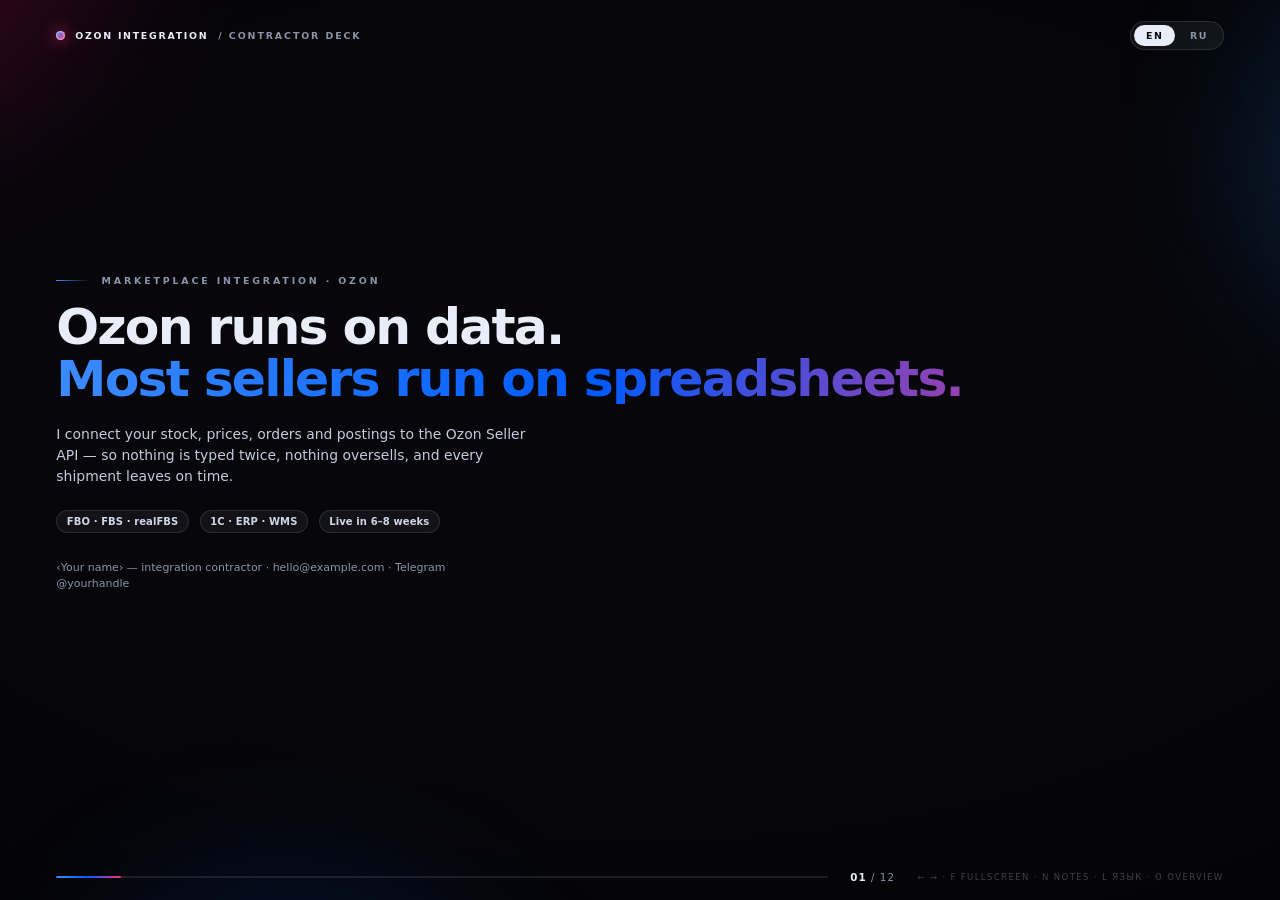
<file: decks/ozon.html>
<!doctype html>
<html lang="en" data-lang="en">
<head>
<meta charset="utf-8">
<meta name="viewport" content="width=device-width,initial-scale=1,viewport-fit=cover">
<title>Ozon Integration — client deck</title>
<meta name="description" content="Contractor pitch deck: Ozon marketplace integration for sellers.">
<link rel="stylesheet" href="src/deck.css?v=3">
</head>
<body data-deck="ozon">

<div class="aurora"><i></i><i></i><i></i></div>
<div class="grain"></div>
<div class="vignette"></div>

<header class="hud">
  <div class="brand"><span class="dot"></span>OZON&nbsp;INTEGRATION <em>/ contractor deck</em></div>
  <div class="lang" role="group" aria-label="Language">
    <button type="button" data-lang="en" aria-pressed="true">EN</button>
    <button type="button" data-lang="ru" aria-pressed="false">RU</button>
  </div>
</header>

<main class="stage">

  <!-- ============ 01 COVER ============ -->
  <section class="slide" data-title-en="Cover" data-title-ru="Титул">
    <div class="eyebrow reveal" style="--i:0" data-en="Marketplace integration · Ozon" data-ru="Интеграция маркетплейсов · Ozon"></div>
    <h1>
      <span class="kin" style="--i:1"><span data-en="Ozon runs on data." data-ru="Ozon работает на данных."></span></span>
      <span class="kin" style="--i:2"><span class="grad" data-en="Most sellers run on spreadsheets." data-ru="Большинство селлеров — на таблицах."></span></span>
    </h1>
    <p class="reveal" style="--i:4;max-width:54ch"
       data-en="I connect your stock, prices, orders and postings to the Ozon Seller API — so nothing is typed twice, nothing oversells, and every shipment leaves on time."
       data-ru="Я подключаю ваши остатки, цены, заказы и отправления к Ozon Seller API — чтобы ничего не вводить дважды, не продавать лишнего и отгружать в срок."></p>
    <div class="row reveal" style="--i:6;margin-top:.4em">
      <span class="chip">FBO · FBS · realFBS</span>
      <span class="chip" data-en="1C · ERP · WMS" data-ru="1C · ERP · WMS"></span>
      <span class="chip" data-en="Live in 6–8 weeks" data-ru="Запуск за 6–8 недель"></span>
    </div>
    <p class="small reveal" style="--i:8;margin-top:.9em"
       data-en="‹Your name› — integration contractor · hello@example.com · Telegram @yourhandle"
       data-ru="‹Ваше имя› — подрядчик по интеграциям · hello@example.com · Telegram @yourhandle"></p>
    <aside class="notes"
      data-en="Open with the spreadsheet line. Every Ozon seller in the room has a person whose whole job is copying numbers between two windows."
      data-ru="Начните с фразы про таблицы. У каждого селлера в зале есть человек, чья работа — переносить цифры между двумя окнами."></aside>
  </section>

  <!-- ============ 02 PAIN ============ -->
  <section class="slide" data-title-en="Where money leaks" data-title-ru="Где утекают деньги">
    <div class="eyebrow reveal" style="--i:0" data-en="The real cost" data-ru="Реальная стоимость"></div>
    <h2>
      <span class="kin" style="--i:1"><span data-en="Four leaks, all of them silent." data-ru="Четыре утечки, все незаметные."></span></span>
    </h2>
    <div class="grid g4" style="margin-top:.5em">
      <div class="card reveal" style="--i:3">
        <div class="tag" data-en="Leak 01" data-ru="Утечка 01"></div>
        <h3 data-en="Stock that isn't there" data-ru="Остатков нет на самом деле"></h3>
        <p data-en="Warehouse sells the last unit while Ozon sells it too. The cancellation lands on your defect rate, and the defect rate costs you placement."
           data-ru="Склад продаёт последнюю единицу, и Ozon продаёт её же. Отмена идёт в процент брака, а брак стоит вам позиций в выдаче."></p>
      </div>
      <div class="card reveal" style="--i:4">
        <div class="tag" data-en="Leak 02" data-ru="Утечка 02"></div>
        <h3 data-en="Prices that drift" data-ru="Цены уплывают"></h3>
        <p data-en="A promo changes in one system and not the other. Either you sell at a loss, or you lose the buy-box to a competitor for a week."
           data-ru="Акция меняется в одной системе, но не в другой. Либо продаёте в минус, либо на неделю теряете выкуп у конкурента."></p>
      </div>
      <div class="card reveal" style="--i:5">
        <div class="tag" data-en="Leak 03" data-ru="Утечка 03"></div>
        <h3 data-en="Postings assembled by hand" data-ru="Отправления собирают руками"></h3>
        <p data-en="Every FBS order is a copy-paste job. It works at 20 orders a day and collapses at 200 — usually on a Friday."
           data-ru="Каждый заказ FBS — это копипаст. Работает при 20 заказах в день и ломается при 200. Обычно в пятницу."></p>
      </div>
      <div class="card reveal" style="--i:6">
        <div class="tag" data-en="Leak 04" data-ru="Утечка 04"></div>
        <h3 data-en="Nobody sees the whole picture" data-ru="Никто не видит картину целиком"></h3>
        <p data-en="Revenue, stock cover and defect rate live in three exports nobody joins. Decisions get made on last month's PDF."
           data-ru="Выручка, запас и брак — в трёх выгрузках, которые никто не сводит. Решения принимаются по PDF за прошлый месяц."></p>
      </div>
    </div>
    <aside class="notes"
      data-en="Ask which of the four they recognise. Whichever they name is the first module you build — that's how you scope without guessing."
      data-ru="Спросите, какую из четырёх они узнают. С неё и начнёте — так вы определяете объём без догадок."></aside>
  </section>

  <!-- ============ 03 DEFECT COST ============ -->
  <section class="slide" data-title-en="What a defect costs" data-title-ru="Сколько стоит брак">
    <div class="eyebrow reveal" style="--i:0" data-en="The mechanics" data-ru="Механика"></div>
    <h2><span class="kin" style="--i:1"><span data-en="One cancelled order is not one lost order." data-ru="Одна отмена — это не одна потерянная продажа."></span></span></h2>
    <div class="compare">
      <div class="card reveal" style="--i:3">
        <div class="tag" data-en="What you think it costs" data-ru="Что вы думаете"></div>
        <h3 data-en="The margin on one unit." data-ru="Маржа на одной единице."></h3>
        <p data-en="A refund, a courier fee, done. Small, forgettable, absorbed."
           data-ru="Возврат, доставка, готово. Мелочь, которую списали."></p>
      </div>
      <div class="arrow reveal" style="--i:4">→</div>
      <div class="card reveal" style="--i:5;border-color:rgba(255,45,120,.4)">
        <div class="tag" data-en="What it actually costs" data-ru="Что на самом деле"></div>
        <h3 data-en="A defect rate that compounds." data-ru="Процент брака, который накапливается."></h3>
        <ul class="ticks">
          <li data-en="Cancellations push the defect rate up." data-ru="Отмены поднимают процент брака."></li>
          <li data-en="A high defect rate restricts placement and promo access." data-ru="Высокий брак ограничивает выдачу и участие в акциях."></li>
          <li data-en="Less traffic means fewer reviews, which means less traffic." data-ru="Меньше трафика — меньше отзывов — ещё меньше трафика."></li>
          <li data-en="The loss shows up weeks later, in a different report." data-ru="Убыток виден через недели и в другом отчёте."></li>
        </ul>
      </div>
    </div>
    <div class="callout reveal" style="--i:7;margin-top:.5em"
       data-en="Every oversell you prevent is worth more than the order it saved. That is the whole argument for real-time stock sync."
       data-ru="Каждая предотвращённая продажа «в минус» стоит дороже спасённого заказа. В этом весь смысл синхронизации остатков в реальном времени."></div>
    <aside class="notes"
      data-en="Be careful not to quote exact Ozon penalty figures you can't verify. Say 'restricts placement' — true, defensible, and enough to make the point."
      data-ru="Не называйте точные цифры штрафов Ozon, которые не можете подтвердить. Скажите «ограничивает выдачу» — это верно, защитимо и достаточно."></aside>
  </section>

  <!-- ============ 04 WHAT I BUILD ============ -->
  <section class="slide" data-title-en="What I build" data-title-ru="Что я делаю">
    <div class="eyebrow reveal" style="--i:0" data-en="Scope" data-ru="Объём работ"></div>
    <h2><span class="kin" style="--i:1"><span data-en="One sync engine, six directions." data-ru="Один движок синхронизации, шесть направлений."></span></span></h2>
    <div class="grid g3" style="margin-top:.4em">
      <div class="card reveal" style="--i:3"><div class="tag" data-en="Products" data-ru="Товары"></div>
        <h4 data-en="Cards that stay correct" data-ru="Карточки всегда корректны"></h4>
        <p data-en="Create, update and archive from your catalogue. Attributes validated before they reach Ozon, so rejections stop."
           data-ru="Создание, обновление и архивация из вашего каталога. Атрибуты проверяются до отправки — отказов больше нет."></p></div>
      <div class="card reveal" style="--i:4"><div class="tag" data-en="Prices" data-ru="Цены"></div>
        <h4 data-en="One source of truth" data-ru="Единый источник правды"></h4>
        <p data-en="Price changes go out once, with a guard against a typo becoming a 10× discount. Promo windows handled explicitly."
           data-ru="Изменение цены уходит один раз, с защитой от опечатки, которая превращается в скидку ×10. Акционные окна — явно."></p></div>
      <div class="card reveal" style="--i:5"><div class="tag" data-en="Stock" data-ru="Остатки"></div>
        <h4 data-en="Oversell becomes impossible" data-ru="Продажа «в минус» невозможна"></h4>
        <p data-en="Reserved stock from your warehouse, pushed to Ozon on change. Buffer per warehouse, per cluster, per lead time."
           data-ru="Резерв со склада уходит в Ozon при изменении. Буфер по складу, кластеру и сроку доставки."></p></div>
      <div class="card reveal" style="--i:6"><div class="tag" data-en="Orders" data-ru="Заказы"></div>
        <h4 data-en="Postings assembled automatically" data-ru="Отправления собираются сами"></h4>
        <p data-en="New FBS order arrives, stock reserves, label prints, status flows back. No spreadsheet in the loop."
           data-ru="Пришёл заказ FBS, зарезервировался остаток, напечаталась этикетка, статус вернулся. Таблиц в цепочке нет."></p></div>
      <div class="card reveal" style="--i:7"><div class="tag" data-en="Returns" data-ru="Возвраты"></div>
        <h4 data-en="Returns tracked, not discovered" data-ru="Возвраты под контролем"></h4>
        <p data-en="Every return lands in your system with reason codes, so the defect rate is explained rather than feared."
           data-ru="Каждый возврат приходит в вашу систему с причиной — брак объяснён, а не пугает."></p></div>
      <div class="card reveal" style="--i:8"><div class="tag" data-en="Analytics" data-ru="Аналитика"></div>
        <h4 data-en="One dashboard, real numbers" data-ru="Один дашборд, реальные цифры"></h4>
        <p data-en="Revenue, stock cover, defect rate and price index in one place, refreshed hourly."
           data-ru="Выручка, запас, брак и ценовой индекс в одном месте, обновление каждый час."></p></div>
    </div>
    <aside class="notes"
      data-en="Don't build all six. Start with the two the client named on the previous slide. Scope creep is how integrations die."
      data-ru="Не делайте все шесть сразу. Начните с двух, которые клиент назвал на прошлом слайде. Расползание объёма убивает интеграции."></aside>
  </section>

  <!-- ============ 05 ARCHITECTURE ============ -->
  <section class="slide" data-title-en="Architecture" data-title-ru="Архитектура">
    <div class="eyebrow reveal" style="--i:0" data-en="How it works" data-ru="Как это работает"></div>
    <h2><span class="kin" style="--i:1"><span data-en="Your systems on the left. Ozon on the right." data-ru="Ваши системы слева. Ozon справа."></span></span></h2>

    <div class="flowv" role="img" aria-label="Integration architecture">
      <div class="fv-n"><b data-en="Your systems" data-ru="Ваши системы"></b>
        <span data-en="1C · ERP · WMS" data-ru="1C · ERP · WMS · склад"></span>
        <span data-en="the source of truth" data-ru="источник правды"></span></div>
      <div class="fv-w" aria-hidden="true"></div>
      <div class="fv-n cool"><b data-en="Integration hub" data-ru="Интеграционный слой"></b>
        <span data-en="queue · retry · cache" data-ru="очередь · ретраи · кеш"></span>
        <span data-en="rate-limit aware" data-ru="учитывает лимиты"></span></div>
      <div class="fv-w" aria-hidden="true"></div>
      <div class="fv-n hot"><b data-en="Ozon Seller API" data-ru="Ozon Seller API"></b>
        <span data-en="products · prices" data-ru="товары · цены"></span>
        <span data-en="postings · returns" data-ru="отправления · возвраты"></span></div>
    </div>
    <p class="small" style="margin-top:.6em"
       data-en="status updates flow back the same way"
       data-ru="статусы возвращаются тем же путём"></p>

    <div class="grid g3" style="margin-top:.6em">
      <div class="reveal" style="--i:9"><div class="tag" data-en="Auth" data-ru="Доступ"></div>
        <p class="small mono" data-en="Client-Id + Api-Key, rotated, never in the repo." data-ru="Client-Id + Api-Key, ротация, никогда в репозитории."></p></div>
      <div class="reveal" style="--i:10"><div class="tag" data-en="Direction" data-ru="Направление"></div>
        <p class="small" data-en="Ozon is never the master record. Your catalogue stays authoritative." data-ru="Ozon не главный источник. Ваш каталог остаётся главным."></p></div>
      <div class="reveal" style="--i:11"><div class="tag" data-en="Failure" data-ru="Сбои"></div>
        <p class="small" data-en="If Ozon is down, the queue holds. Nothing is lost, nothing is double-sent." data-ru="Если Ozon недоступен, очередь держит. Ничего не теряется и не дублируется."></p></div>
    </div>
    <aside class="notes"
      data-en="The one technical sentence that matters: Ozon is never the master. It removes the fear of an integration rewriting their catalogue."
      data-ru="Главная техническая фраза: Ozon не главный источник. Это снимает страх, что интеграция перепишет каталог."></aside>
  </section>

  <!-- ============ 06 FBS FLOW ============ -->
  <section class="slide" data-title-en="FBS flow" data-title-ru="Поток FBS">
    <div class="eyebrow reveal" style="--i:0" data-en="Order to track" data-ru="От заказа до трека"></div>
    <h2><span class="kin" style="--i:1"><span data-en="Six steps, none of them manual." data-ru="Шесть шагов, ни одного вручную."></span></span></h2>
    <ol class="steps" style="margin-top:.7em">
      <li class="reveal" style="--i:3"><i>01</i>
        <b data-en="Order in" data-ru="Заказ"></b>
        <span data-en="New posting appears within seconds of the sale." data-ru="Новое отправление появляется через секунды после продажи."></span></li>
      <li class="reveal" style="--i:4"><i>02</i>
        <b data-en="Reserve" data-ru="Резерв"></b>
        <span data-en="Stock is held in your warehouse, not just in Ozon's count." data-ru="Остаток зарезервирован на складе, а не только в счёте Ozon."></span></li>
      <li class="reveal" style="--i:5"><i>03</i>
        <b data-en="Pick" data-ru="Сборка"></b>
        <span data-en="Picking list printed for the right zone." data-ru="Лист сборки печатается для нужной зоны."></span></li>
      <li class="reveal" style="--i:6"><i>04</i>
        <b data-en="Label" data-ru="Этикетка"></b>
        <span data-en="Label generated from Ozon, checked for the right posting." data-ru="Этикетка из Ozon, сверенная с нужным отправлением."></span></li>
      <li class="reveal" style="--i:7"><i>05</i>
        <b data-en="Ship" data-ru="Отгрузка"></b>
        <span data-en="Status and tracking pushed back automatically." data-ru="Статус и трек уходят обратно автоматически."></span></li>
      <li class="reveal" style="--i:8"><i>06</i>
        <b data-en="Track" data-ru="Контроль"></b>
        <span data-en="Anything not shipped on time raises an alert before Ozon notices." data-ru="Что не отгружено вовремя — алерт до того, как заметит Ozon."></span></li>
    </ol>
    <div class="callout reveal" style="--i:10;margin-top:.6em"
       data-en="The value is not the automation. It is that step 06 warns you before the defect rate moves."
       data-ru="Ценность не в автоматизации. Ценность в шаге 06: предупреждение до того, как сдвинется процент брака."></div>
    <aside class="notes"
      data-en="Walk one real order through these six boxes on paper. It takes two minutes and makes the whole project concrete."
      data-ru="Проведите один реальный заказ через эти шесть шагов на бумаге. Две минуты — и проект становится конкретным."></aside>
  </section>

  <!-- ============ 07 DASHBOARD ============ -->
  <section class="slide" data-title-en="Dashboard" data-title-ru="Дашборд">
    <div class="split">
      <div>
        <div class="eyebrow reveal" style="--i:0" data-en="Visibility" data-ru="Прозрачность"></div>
        <h2><span class="kin" style="--i:1"><span data-en="The numbers you check" data-ru="Цифры, которые вы смотрите"></span></span>
            <span class="kin" style="--i:2"><span class="grad" data-en="in one place, hourly." data-ru="в одном месте, каждый час."></span></span></h2>
        <ul class="ticks reveal" style="--i:5;margin-top:.6em">
          <li data-en="Revenue and orders, hour by hour." data-ru="Выручка и заказы, по часам."></li>
          <li data-en="Stock cover in days, per SKU and cluster." data-ru="Запас в днях, по SKU и кластеру."></li>
          <li data-en="Defect rate trend, before it becomes a warning." data-ru="Тренд брака — до того, как он станет предупреждением."></li>
          <li data-en="Price index against the cheapest competitor." data-ru="Ценовой индекс против самого дешёвого конкурента."></li>
        </ul>
      </div>

      <div class="dash">
        <div class="dash-hd">
          <span class="live" style="width:7px;height:7px;border-radius:50%;background:var(--a1);box-shadow:0 0 10px var(--a1)"></span>
          <b data-en="OZON · live" data-ru="OZON · онлайн"></b>
          <span class="dots"><i></i><i></i><i></i></span>
        </div>
        <div class="dash-bd">
          <div class="tile"><div class="k" data-en="Revenue today" data-ru="Выручка сегодня"></div>
            <div class="v"><b data-count="412800">0</b> ₽</div></div>
          <div class="tile"><div class="k" data-en="Orders" data-ru="Заказы"></div>
            <div class="v"><b data-count="187">0</b></div></div>
          <div class="tile"><div class="k" data-en="Stockouts" data-ru="Нулевой остаток"></div>
            <div class="v dn"><b data-count="2">0</b></div></div>
          <div class="tile"><div class="k" data-en="Defect rate" data-ru="Процент брака"></div>
            <div class="v up"><b data-count="0.4" data-dec="1">0</b>%</div></div>
          <div class="tile wide"><div class="k" data-en="Orders · last 12 hours" data-ru="Заказы · последние 12 часов"></div>
            <div class="spark">
              <i style="--h:22%;--i:0"></i><i style="--h:38%;--i:1"></i><i style="--h:30%;--i:2"></i>
              <i style="--h:52%;--i:3"></i><i style="--h:44%;--i:4"></i><i style="--h:66%;--i:5"></i>
              <i style="--h:58%;--i:6"></i><i style="--h:78%;--i:7"></i><i style="--h:70%;--i:8"></i>
              <i style="--h:88%;--i:9"></i><i style="--h:82%;--i:10"></i><i style="--h:100%;--i:11"></i>
            </div></div>
          <div class="tile wide"><div class="k" data-en="Sync health" data-ru="Здоровье синхронизации"></div>
            <div class="v up" style="font-size:clamp(12px,1.6vmin,18px)" data-en="All queues clear · 0 errors" data-ru="Очереди пусты · 0 ошибок"></div>
            <div class="spark" style="height:clamp(14px,2.4vh,26px)">
              <i style="--h:60%;--i:0"></i><i style="--h:75%;--i:1"></i><i style="--h:55%;--i:2"></i>
              <i style="--h:85%;--i:3"></i><i style="--h:70%;--i:4"></i><i style="--h:92%;--i:5"></i>
            </div></div>
        </div>
      </div>
    </div>
    <aside class="notes"
      data-en="This is a mock, and say so. Offer to wire it to their real account in the audit — a live dashboard in the first meeting is the strongest possible demo."
      data-ru="Это макет — так и скажите. Предложите подключить к реальному аккаунту на аудите: живой дашборд на первой встрече — сильнейшее демо."></aside>
  </section>

  <!-- ============ 08 GUARDRAILS ============ -->
  <section class="slide" data-title-en="Guardrails" data-title-ru="Контроли">
    <div class="eyebrow reveal" style="--i:0" data-en="Why this doesn't break" data-ru="Почему это не ломается"></div>
    <h2><span class="kin" style="--i:1"><span data-en="Built for the day Ozon says no." data-ru="Рассчитано на день, когда Ozon ответит «нет»."></span></span></h2>
    <div class="grid g3" style="margin-top:.4em">
      <div class="card reveal" style="--i:3"><h4 data-en="Rate limits respected" data-ru="Лимиты соблюдаются"></h4>
        <p data-en="Per-endpoint limits enforced client-side, with backoff. A burst never turns into a block."
           data-ru="Лимиты по каждому методу соблюдаются на нашей стороне, с backoff. Всплеск не превращается в блокировку."></p></div>
      <div class="card reveal" style="--i:4"><h4 data-en="Idempotent writes" data-ru="Идемпотентные записи"></h4>
        <p data-en="Every write carries a key. A retry updates the same posting instead of creating a second one."
           data-ru="У каждой записи есть ключ. Повтор обновляет то же отправление, а не создаёт второе."></p></div>
      <div class="card reveal" style="--i:5"><h4 data-en="Queue, not hope" data-ru="Очередь, а не надежда"></h4>
        <p data-en="Messages persist until confirmed. An outage of an hour costs an hour, not a day of reconciliation."
           data-ru="Сообщения хранятся до подтверждения. Час простоя стоит час, а не день сверки."></p></div>
      <div class="card reveal" style="--i:6"><h4 data-en="Sandbox first" data-ru="Сначала песочница"></h4>
        <p data-en="Every flow rehearsed against a test catalogue before it touches a live listing."
           data-ru="Каждый сценарий отрепетирован на тестовом каталоге до касания живых карточек."></p></div>
      <div class="card reveal" style="--i:7"><h4 data-en="Alerts that reach a person" data-ru="Алерты доходят до человека"></h4>
        <p data-en="Telegram or email on stuck queues, auth failures and defect-rate movement — not a log nobody reads."
           data-ru="Telegram или почта при зависшей очереди, сбое доступа и росте брака — а не лог, который никто не читает."></p></div>
      <div class="card reveal" style="--i:8"><h4 data-en="Audit trail" data-ru="Аудит"></h4>
        <p data-en="Every API call, every change, every failure, replayable for a year."
           data-ru="Каждый вызов API, каждое изменение, каждый сбой — воспроизводимо за год."></p></div>
    </div>
    <aside class="notes"
      data-en="This slide is for the IT person in the room. If there isn't one, compress it to one sentence: 'it retries safely and it tells you when it's stuck.'"
      data-ru="Этот слайд для айтишника в зале. Если его нет — сократите до одной фразы: «повторяет безопасно и сообщает, когда застряло»."></aside>
  </section>

  <!-- ============ 09 NUMBERS ============ -->
  <section class="slide" data-title-en="Typical results" data-title-ru="Типичный результат">
    <div class="eyebrow reveal" style="--i:0" data-en="What changes" data-ru="Что меняется"></div>
    <h2><span class="kin" style="--i:1"><span data-en="Measured against your own baseline." data-ru="Сравнение с вашей же базой."></span></span></h2>
    <div class="grid g4" style="margin-top:.6em">
      <div class="card reveal" style="--i:3"><div class="stat">
        <div class="num"><b data-count="0">0</b></div>
        <div class="lbl" data-en="oversells after real-time stock sync, where the buffer is set correctly." data-ru="продаж «в минус» после синхронизации остатков при верно заданном буфере."></div></div></div>
      <div class="card reveal" style="--i:4"><div class="stat">
        <div class="num">&lt;<b data-count="60">0</b>&nbsp;s</div>
        <div class="lbl" data-en="from a warehouse movement to Ozon knowing about it." data-ru="от движения на складе до того, как Ozon об этом узнал."></div></div></div>
      <div class="card reveal" style="--i:5"><div class="stat">
        <div class="num">−<b data-count="80">0</b>%</div>
        <div class="lbl" data-en="manual operations per order — the copy-paste job disappears." data-ru="ручных операций на заказ — копипаст исчезает."></div></div></div>
      <div class="card reveal" style="--i:6"><div class="stat">
        <div class="num"><b data-count="99.9" data-dec="1">0</b>%</div>
        <div class="lbl" data-en="sync uptime, with an alert before a queue becomes a problem." data-ru="доступность синхронизации, с алертом до того, как очередь станет проблемой."></div></div></div>
    </div>
    <p class="small reveal" style="--i:8"
       data-en="Typical ranges from comparable projects. Week one of the audit measures your baseline, and the report is yours either way."
       data-ru="Типичные диапазоны по сопоставимым проектам. Первая неделя аудита замеряет вашу базу, и отчёт остаётся вам в любом случае."></p>
    <aside class="notes"
      data-en="'The report is yours either way' is the risk-reversal. It converts the audit from a sales call into a deliverable."
      data-ru="«Отчёт остаётся вам в любом случае» — снятие риска. Аудит превращается из звонка в результат."></aside>
  </section>

  <!-- ============ 10 STACK ============ -->
  <section class="slide" data-title-en="Stack" data-title-ru="Стек">
    <div class="eyebrow reveal" style="--i:0" data-en="Built on" data-ru="На чём построено"></div>
    <h2><span class="kin" style="--i:1"><span data-en="Standard tools. Documented. Handover-ready." data-ru="Стандартные инструменты. С документацией. Готово к передаче."></span></span></h2>
    <div class="grid g3" style="margin-top:.5em">
      <div class="card reveal" style="--i:3"><div class="tag" data-en="Ozon side" data-ru="Сторона Ozon"></div>
        <div class="chips" style="margin-top:.6em">
          <span class="chip" data-en="Seller API" data-ru="Seller API"></span>
          <span class="chip">Client-Id · Api-Key</span>
          <span class="chip">FBO</span><span class="chip">FBS</span><span class="chip">realFBS</span>
        </div>
        <p style="margin-top:.7em" data-en="Official API only. No browser automation, no scraping — nothing that breaks when the cabinet changes."
           data-ru="Только официальное API. Без автоматизации браузера и парсинга — ничего, что ломается при смене кабинета."></p></div>
      <div class="card reveal" style="--i:4"><div class="tag" data-en="Your side" data-ru="Ваша сторона"></div>
        <div class="chips" style="margin-top:.6em">
          <span class="chip">1C</span><span class="chip">ERP</span><span class="chip">WMS</span>
          <span class="chip">OData</span><span class="chip" data-en="CSV/SFTP fallback" data-ru="CSV/SFTP как запасной путь"></span>
        </div>
        <p style="margin-top:.7em" data-en="If your system has no API, there is still a path — and it is documented as temporary."
           data-ru="Если у вашей системы нет API — путь всё равно есть, и он задокументирован как временный."></p></div>
      <div class="card reveal" style="--i:5"><div class="tag" data-en="Middleware" data-ru="Слой интеграции"></div>
        <div class="chips" style="margin-top:.6em">
          <span class="chip">PostgreSQL</span><span class="chip">Redis</span><span class="chip">RabbitMQ</span>
          <span class="chip">FastAPI</span><span class="chip">Docker</span>
        </div>
        <p style="margin-top:.7em" data-en="Queue-first design. Every side effect is a job, so nothing depends on a request staying alive."
           data-ru="Дизайн «сначала очередь». Каждый эффект — задача, ничего не зависит от живого запроса."></p></div>
      <div class="card reveal" style="--i:6"><div class="tag" data-en="Observability" data-ru="Наблюдаемость"></div>
        <div class="chips" style="margin-top:.6em">
          <span class="chip">Grafana</span><span class="chip">Prometheus</span><span class="chip">Sentry</span>
          <span class="chip">Telegram alerts</span>
        </div>
        <p style="margin-top:.7em" data-en="Dashboards for sync health, cost and defect trend — the same numbers as the client deck."
           data-ru="Дашборды по здоровью синхронизации, расходам и браку — те же цифры, что в презентации."></p></div>
      <div class="card reveal" style="--i:7"><div class="tag" data-en="Process" data-ru="Процесс"></div>
        <div class="chips" style="margin-top:.6em">
          <span class="chip">Git</span><span class="chip">CI/CD</span>
          <span class="chip" data-en="staging account" data-ru="тестовый аккаунт"></span>
        </div>
        <p style="margin-top:.7em" data-en="Changes ship through a pipeline, not through someone's laptop on a Friday."
           data-ru="Изменения идут через пайплайн, а не через чей-то ноутбук в пятницу."></p></div>
      <div class="card reveal" style="--i:8"><div class="tag" data-en="Handover" data-ru="Передача"></div>
        <h4 style="margin-top:.5em" data-en="You own everything." data-ru="Всё принадлежит вам."></h4>
        <p data-en="Repository, credentials in your vault, runbook, and a walkthrough with whoever maintains it next."
           data-ru="Репозиторий, ключи в вашем хранилище, runbook и передача тому, кто будет это поддерживать."></p></div>
    </div>
    <aside class="notes"
      data-en="The 'official API only' line is a differentiator. Many sellers have been burned by scraper-based integrations that broke overnight."
      data-ru="Фраза «только официальное API» — это отличие. Многие селлеры уже обожглись на парсерах, которые сломались за одну ночь."></aside>
  </section>

  <!-- ============ 11 PACKAGES ============ -->
  <section class="slide" data-title-en="Packages" data-title-ru="Пакеты">
    <div class="eyebrow reveal" style="--i:0" data-en="Engagement" data-ru="Форматы работы"></div>
    <h2><span class="kin" style="--i:1"><span data-en="Audit first. Then build only what pays." data-ru="Сначала аудит. Потом строим только то, что окупается."></span></span></h2>
    <div class="tiers" style="margin-top:.5em">
      <div class="tier reveal" style="--i:3">
        <div class="kicker" data-en="Audit" data-ru="Аудит"></div>
        <div class="price">45 000 ₽<em data-en="fixed" data-ru="фикс"></em></div>
        <ul>
          <li data-en="1 week, read-only access" data-ru="1 неделя, доступ только на чтение"></li>
          <li data-en="Where the four leaks actually cost you" data-ru="Где именно стоят четыре утечки"></li>
          <li data-en="Prioritised build plan with numbers" data-ru="План сборки по приоритетам с цифрами"></li>
          <li data-en="Credited against the build" data-ru="Зачитывается в стоимость сборки"></li>
        </ul>
      </div>
      <div class="tier feature reveal" style="--i:4">
        <div class="kicker" data-en="Most chosen" data-ru="Выбирают чаще"></div>
        <div class="kicker" style="color:var(--txt);letter-spacing:.14em" data-en="Core integration" data-ru="Базовая интеграция"></div>
        <div class="price">290 000 ₽<em data-en="from" data-ru="от"></em></div>
        <ul>
          <li data-en="6–8 weeks, products + prices + stock" data-ru="6–8 недель, товары + цены + остатки"></li>
          <li data-en="Orders and postings, FBS end to end" data-ru="Заказы и отправления, FBS целиком"></li>
          <li data-en="Dashboard and alerts included" data-ru="Дашборд и алерты включены"></li>
          <li data-en="30 days of hypercare after launch" data-ru="30 дней усиленной поддержки после запуска"></li>
        </ul>
      </div>
      <div class="tier reveal" style="--i:5">
        <div class="kicker" data-en="Scale" data-ru="Развитие"></div>
        <div class="price">60 000 ₽<em data-en="/ month" data-ru="/ мес"></em></div>
        <ul>
          <li data-en="Returns, analytics, extra marketplaces" data-ru="Возвраты, аналитика, другие маркетплейсы"></li>
          <li data-en="Monitoring and on-call during peak season" data-ru="Мониторинг и дежурство в сезон"></li>
          <li data-en="Monthly review with the numbers" data-ru="Ежемесячный разбор с цифрами"></li>
          <li data-en="Response time: 4 business hours" data-ru="Реакция: 4 рабочих часа"></li>
        </ul>
      </div>
    </div>
    <p class="small reveal" style="--i:7"
       data-en="Figures are a starting point for discussion and depend on the number of SKUs and how open your current system is."
       data-ru="Цифры — отправная точка для обсуждения и зависят от числа SKU и открытости вашей текущей системы."></p>
    <aside class="notes"
      data-en="Say the dependency clause out loud: price moves with SKU count and with how open the ERP is. It stops a fixed-price trap later."
      data-ru="Проговорите оговорку: цена зависит от числа SKU и открытости ERP. Это спасает от ловушки фиксированной цены позже."></aside>
  </section>

  <!-- ============ 12 CTA ============ -->
  <section class="slide" data-title-en="Next step" data-title-ru="Следующий шаг">
    <div class="eyebrow reveal" style="--i:0" data-en="Next step" data-ru="Следующий шаг"></div>
    <h1>
      <span class="kin" style="--i:1"><span data-en="Give me read-only" data-ru="Дайте мне доступ"></span></span>
      <span class="kin" style="--i:2"><span data-en="access for a week." data-ru="на чтение на неделю."></span></span>
      <span class="kin" style="--i:3"><span class="grad" data-en="You'll get the map." data-ru="Вы получите карту."></span></span>
    </h1>
    <p class="reveal" style="--i:5;max-width:50ch"
       data-en="One week, read-only, no obligation. You get a written map of what leaks, what it costs, and what it would take to close it. Then you decide."
       data-ru="Одна неделя, только чтение, без обязательств. Вы получаете письменную карту: что утекает, сколько это стоит и что нужно, чтобы закрыть. Дальше решаете вы."></p>
    <div class="callout reveal" style="--i:7;margin-top:.5em"
       data-en="‹Your name› · hello@example.com · Telegram @yourhandle · +7 000 000-00-00"
       data-ru="‹Ваше имя› · hello@example.com · Telegram @yourhandle · +7 000 000-00-00"></div>
    <aside class="notes"
      data-en="Read-only access is the low-friction ask. Never ask for write access in the first meeting."
      data-ru="Доступ на чтение — просьба с минимальным трением. Никогда не просите право записи на первой встрече."></aside>
  </section>

</main>

<footer class="bar">
  <div class="rail"><div class="fill"></div></div>
  <div class="count"><b>01</b> <span>/ 12</span></div>
  <div class="hint">← → · F fullscreen · N notes · L язык · O overview</div>
</footer>

<div class="notesbar"><div class="nt">Presenter notes</div><div class="nb"></div></div>
<div class="overview"></div>

<script src="src/deck.js?v=2"></script>
</body>
</html>
</file>
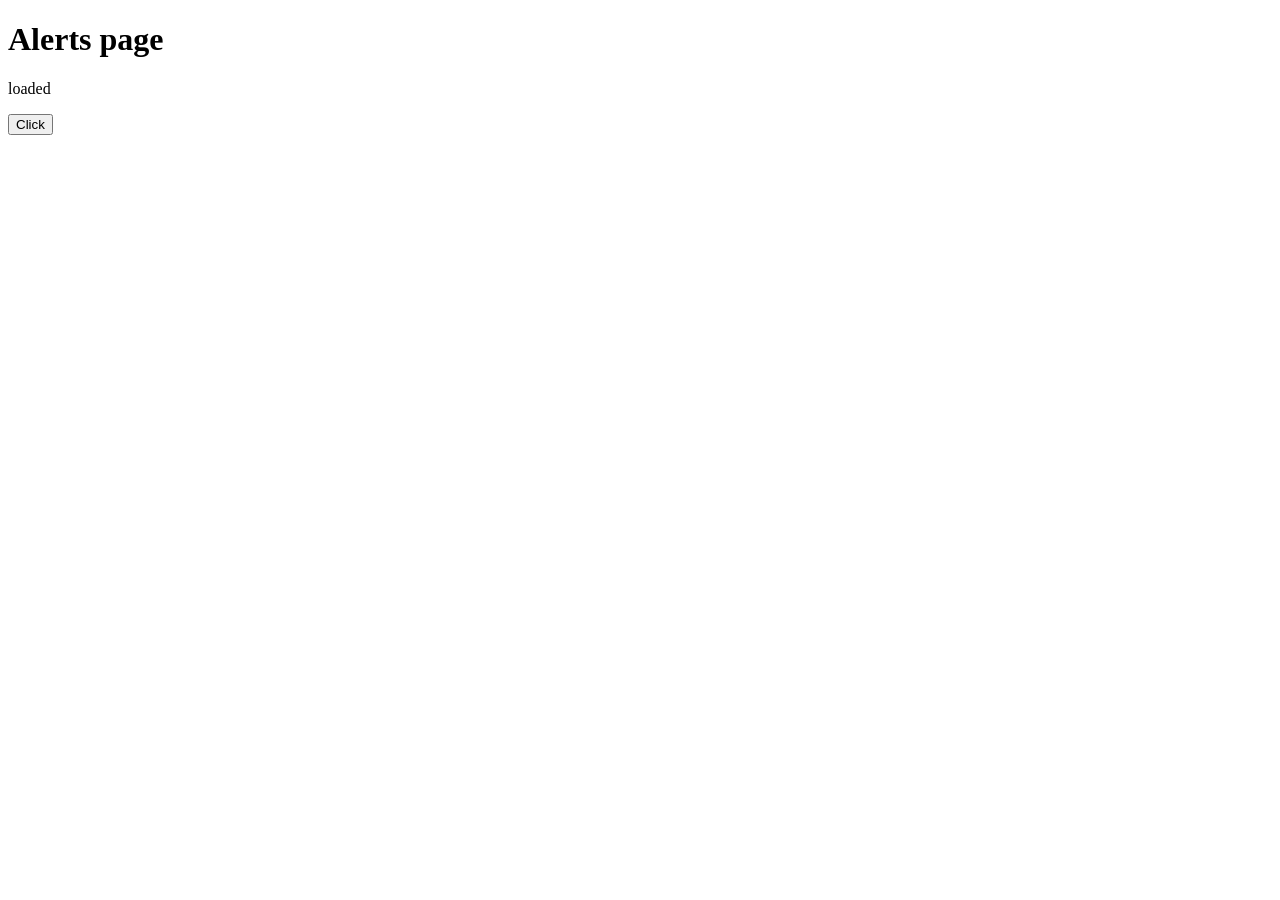
<file: tooltest/browser/alerts.html>
<!doctype html>
<html><head><meta charset="utf-8"><title>Alerts</title></head>
<body>
<h1>Alerts page</h1>
<p id="status">loaded</p>
<button id="b" onclick="document.getElementById('status').textContent = 'clicked';">Click</button>
<script>
  window.addEventListener('load', () => { alert('hello from load'); });
</script>
</body></html>
</file>
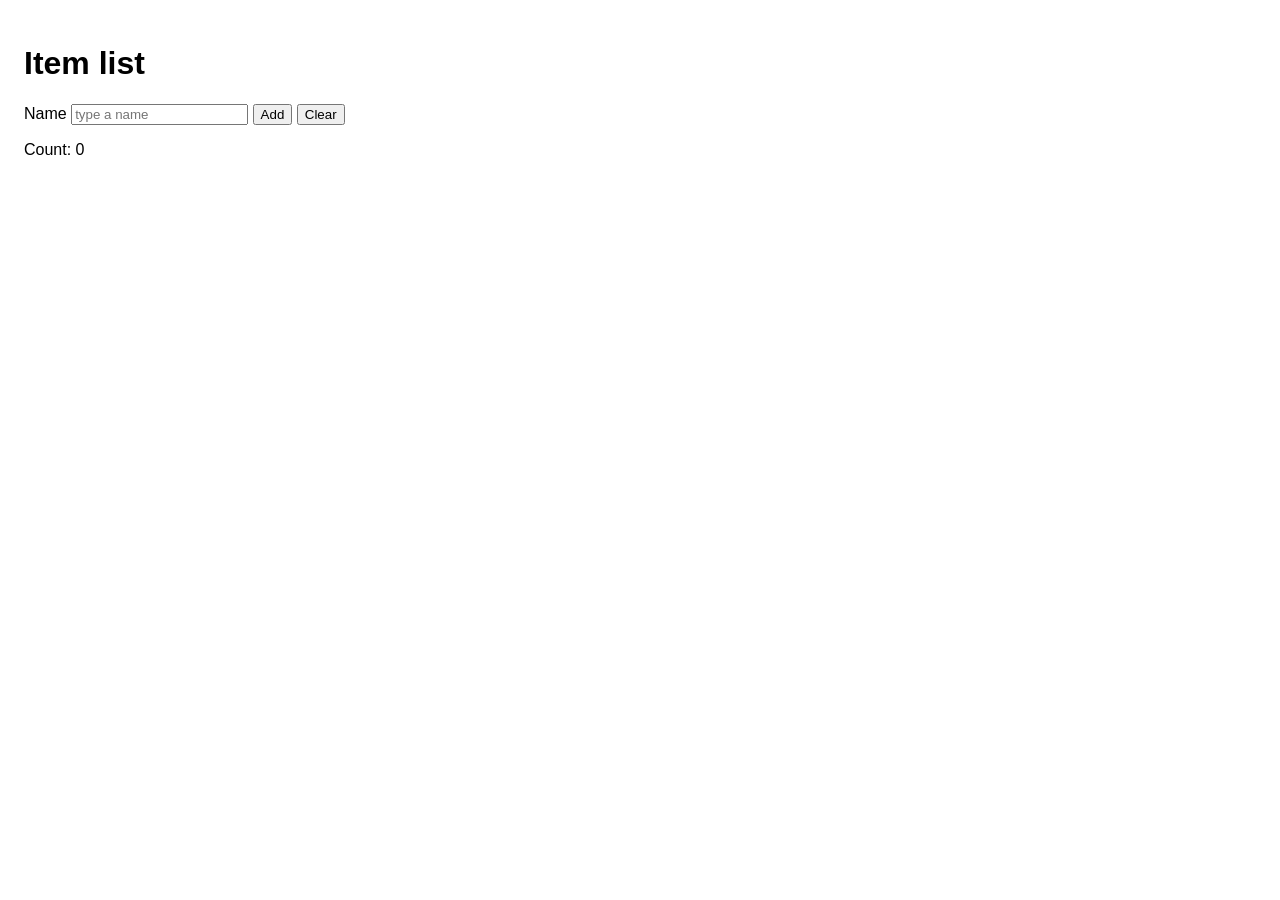
<file: tooltest/browser/form.html>
<!doctype html>
<html>
<head><meta charset="utf-8"><title>Form test</title>
<style>
 body { font-family: sans-serif; padding: 16px; }
 #list div { padding: 2px 0; }
 .done { color: green; }
</style>
</head>
<body>
<h1>Item list</h1>
<label for="name">Name</label>
<input id="name" placeholder="type a name">
<button id="add">Add</button>
<button id="clear">Clear</button>
<p>Count: <span id="count">0</span></p>
<div id="list"></div>
<script>
  const input = document.getElementById('name');
  const list = document.getElementById('list');
  const count = document.getElementById('count');
  function refresh() { count.textContent = list.children.length; }
  document.getElementById('add').onclick = () => {
    const v = input.value.trim();
    if (!v) return;
    const d = document.createElement('div');
    d.textContent = v;
    d.onclick = () => d.classList.toggle('done');
    list.appendChild(d);
    input.value = '';
    refresh();
  };
  document.getElementById('clear').onclick = () => { list.innerHTML = ''; refresh(); };
  input.addEventListener('keydown', e => { if (e.key === 'Enter') document.getElementById('add').click(); });
</script>
</body>
</html>
</file>
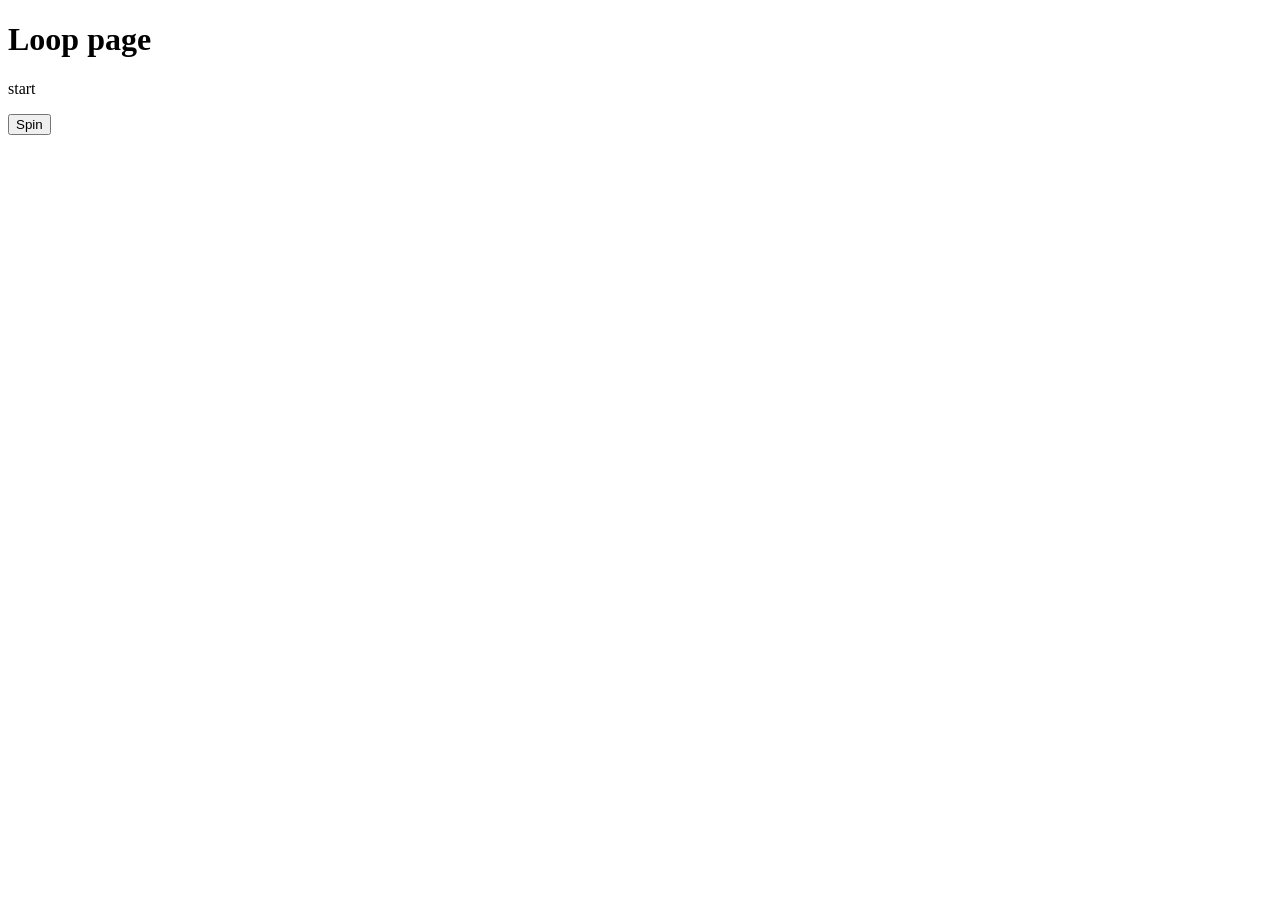
<file: tooltest/browser/loop.html>
<!doctype html>
<html><head><meta charset="utf-8"><title>Loop page</title></head>
<body>
<h1>Loop page</h1>
<p id="s">start</p>
<button id="go" onclick="spin()">Spin</button>
<script>
  function spin() { document.getElementById('s').textContent = 'spinning'; while (true) { Math.sqrt(Math.random()); } }
</script>
</body></html>
</file>
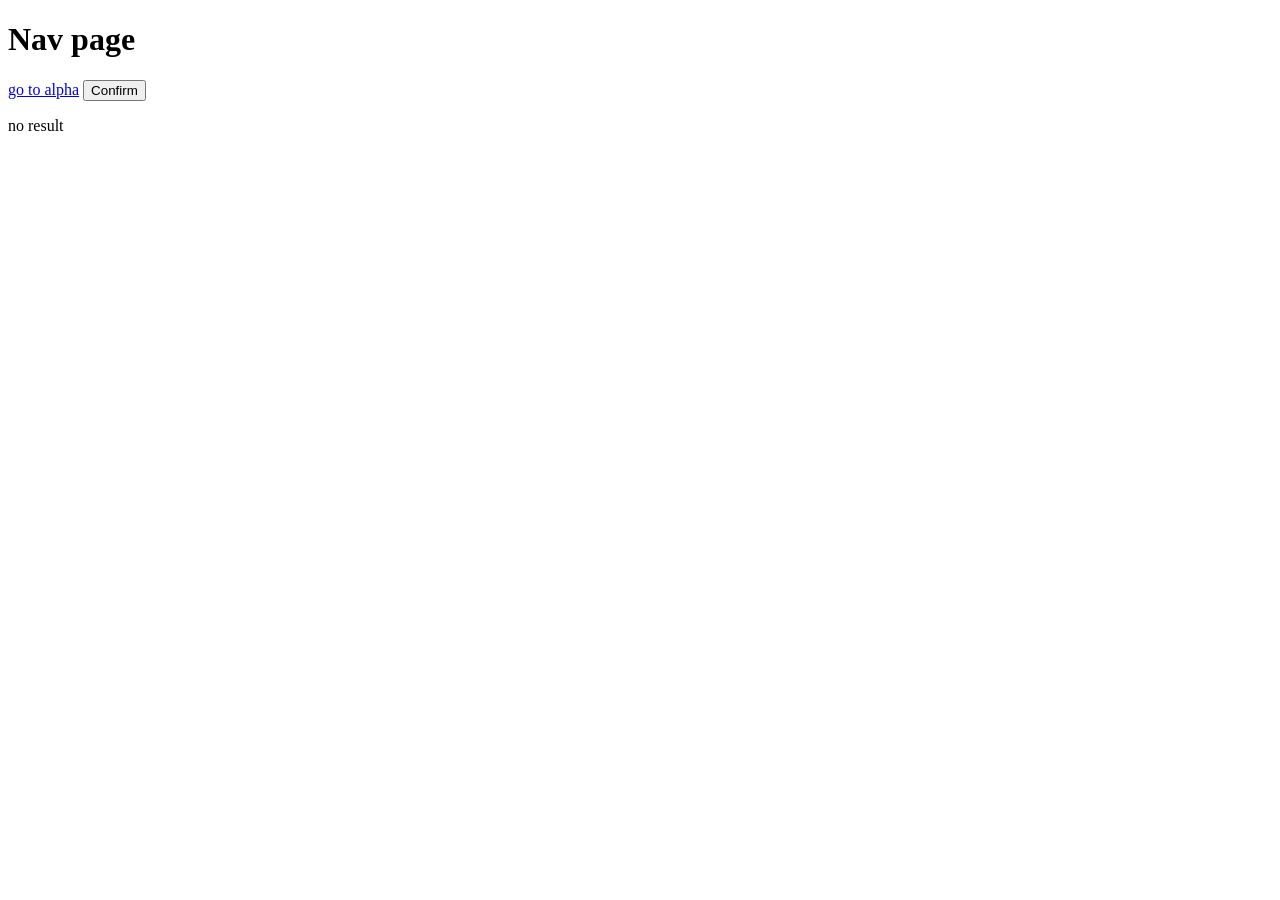
<file: tooltest/browser/nav.html>
<!doctype html>
<html><head><meta charset="utf-8"><title>Nav page</title></head>
<body>
<h1>Nav page</h1>
<a id="link" href="/data/alpha.txt">go to alpha</a>
<button id="confirm" onclick="document.getElementById('r').textContent = 'confirm=' + confirm('sure?');">Confirm</button>
<p id="r">no result</p>
</body></html>
</file>
<file: styles.css>
:root {
  color-scheme: dark;
  --bg: #0b0d10;
  --panel: #151a20;
  --line: #262d36;
  --ink: #e7edf3;
  --dim: #8b98a5;
  --accent: #7ee0b8;
  --warn: #ffc46b;
  --bad: #ff8b8b;
}

* { box-sizing: border-box; }

body {
  margin: 0;
  min-height: 100vh;
  background: radial-gradient(1200px 600px at 20% -10%, #17222b 0%, var(--bg) 60%);
  color: var(--ink);
  font: 16px/1.45 -apple-system, BlinkMacSystemFont, "Segoe UI", Roboto, sans-serif;
}

main {
  max-width: 760px;
  margin: 0 auto;
  padding: 28px 18px 40px;
}

header { margin-bottom: 22px; }

h1 {
  margin: 0 0 6px;
  font-size: 30px;
  letter-spacing: -0.02em;
  font-weight: 700;
}

h1 span { color: var(--accent); }

.sub { margin: 0 0 14px; color: var(--dim); font-size: 14px; }
.sub.bad { color: var(--bad); }

button {
  appearance: none;
  border: 1px solid var(--line);
  background: var(--panel);
  color: var(--ink);
  font: inherit;
  font-size: 14px;
  padding: 8px 14px;
  border-radius: 999px;
  cursor: pointer;
}

button:hover { border-color: var(--accent); }
button:active { transform: translateY(1px); }

.cards { display: grid; gap: 12px; }

.card {
  background: var(--panel);
  border: 1px solid var(--line);
  border-radius: 14px;
  padding: 14px 16px;
}

.card h2 {
  margin: 0 0 10px;
  font-size: 12px;
  font-weight: 600;
  letter-spacing: 0.08em;
  text-transform: uppercase;
  color: var(--dim);
}

dl { display: grid; grid-template-columns: 96px 1fr; gap: 6px 12px; margin: 0; }
dt { color: var(--dim); font-size: 14px; }
dd { margin: 0; font-size: 14px; word-break: break-word; }

code, .mono { font-family: ui-monospace, SFMono-Regular, Menlo, monospace; }

.pass { color: var(--accent); }
.pending { color: var(--warn); }
.fail { color: var(--bad); }

footer {
  display: flex;
  justify-content: space-between;
  gap: 12px;
  margin-top: 20px;
  color: var(--dim);
  font-size: 12px;
}

@media (max-width: 420px) {
  dl { grid-template-columns: 1fr; gap: 2px; }
  dt { margin-top: 6px; }
}
</file>
<file: decks/src/deck.css>
/* ============================================================
   deck.css — shared motion design system for client decks
   Two skins: body[data-deck="chat"] and body[data-deck="ozon"]
   No external fonts, no CDN: renders identically offline,
   on a phone, and inside headless Chromium on CI.
   ============================================================ */

*,*::before,*::after{box-sizing:border-box}

:root{
  --bg:#06060a;
  --txt:#e9edf7;
  --dim:#8a93aa;
  --line:rgba(255,255,255,.10);
  --panel:rgba(255,255,255,.045);
  --pad:clamp(22px,4.4vw,86px);
  --r:20px;
  --ease:cubic-bezier(.16,1,.3,1);
  --a1:#5eead4; --a2:#7c5cff; --a3:#22d3ee;
}

/* Ozon skin: brand blue, hot pink, cyan */
body[data-deck="ozon"]{
  --a1:#3d8bff; --a2:#ff2d78; --a3:#005bff;
}

html,body{
  margin:0;height:100%;overflow:hidden;
  background:var(--bg);color:var(--txt);
  font-family:ui-sans-serif,-apple-system,"Segoe UI",Roboto,Inter,system-ui,"Helvetica Neue",Arial,sans-serif;
  -webkit-font-smoothing:antialiased;
  text-rendering:optimizeLegibility;
}

/* ---------- background field ---------- */
.aurora{position:fixed;inset:-25%;z-index:0;pointer-events:none;
  filter:blur(70px) saturate(150%);opacity:.5}
.aurora i{position:absolute;display:block;border-radius:50%;mix-blend-mode:screen}
.aurora i:nth-child(1){width:54vmax;height:54vmax;left:-10vmax;top:-16vmax;
  background:radial-gradient(circle at 42% 42%,var(--a2),transparent 62%);
  animation:drift1 24s ease-in-out infinite alternate}
.aurora i:nth-child(2){width:46vmax;height:46vmax;right:-12vmax;top:6vmax;
  background:radial-gradient(circle at 50% 50%,var(--a1),transparent 60%);
  animation:drift2 30s ease-in-out infinite alternate}
.aurora i:nth-child(3){width:50vmax;height:50vmax;left:22vmax;bottom:-24vmax;
  background:radial-gradient(circle at 50% 50%,var(--a3),transparent 62%);
  animation:drift3 27s ease-in-out infinite alternate}
@keyframes drift1{from{transform:translate3d(0,0,0) scale(1)}to{transform:translate3d(9vmax,7vmax,0) scale(1.2)}}
@keyframes drift2{from{transform:translate3d(0,0,0) scale(1.1)}to{transform:translate3d(-8vmax,9vmax,0) scale(.92)}}
@keyframes drift3{from{transform:translate3d(0,0,0) scale(.95)}to{transform:translate3d(6vmax,-8vmax,0) scale(1.15)}}

.grain{position:fixed;inset:0;z-index:1;pointer-events:none;opacity:.14;
  mix-blend-mode:overlay;
  background-image:url("data:image/svg+xml,%3Csvg xmlns='http://www.w3.org/2000/svg' width='160' height='160'%3E%3Cfilter id='n'%3E%3CfeTurbulence type='fractalNoise' baseFrequency='.85' numOctaves='3' stitchTiles='stitch'/%3E%3C/filter%3E%3Crect width='100%25' height='100%25' filter='url(%23n)'/%3E%3C/svg%3E")}

.vignette{position:fixed;inset:0;z-index:1;pointer-events:none;
  background:radial-gradient(120% 90% at 50% 45%,transparent 40%,rgba(0,0,0,.62) 100%)}

/* ---------- HUD ---------- */
.hud{position:fixed;top:0;left:0;right:0;z-index:6;
  display:flex;align-items:center;justify-content:space-between;gap:16px;
  padding:clamp(13px,2.3vh,26px) var(--pad);
  font-size:clamp(9px,1.05vmin,12px);font-weight:700;
  letter-spacing:.2em;text-transform:uppercase;color:var(--dim)}
.brand{display:flex;align-items:center;gap:10px;color:var(--txt);letter-spacing:.18em}
.brand .dot{width:9px;height:9px;border-radius:50%;flex:none;
  background:linear-gradient(140deg,var(--a1),var(--a2));
  box-shadow:0 0 16px var(--a2),0 0 3px #fff inset}
.brand em{font-style:normal;color:var(--dim);letter-spacing:.2em}

.lang{display:flex;gap:3px;padding:3px;border-radius:999px;
  background:rgba(255,255,255,.055);border:1px solid var(--line);flex:none}
.lang button{border:0;background:transparent;color:var(--dim);font:inherit;
  letter-spacing:.14em;padding:5px 12px;border-radius:999px;cursor:pointer;
  transition:background .25s,color .25s}
.lang button[aria-pressed="true"]{background:var(--txt);color:#07070b}
.lang button:hover{color:var(--txt)}
.lang button[aria-pressed="true"]:hover{color:#07070b}

/* ---------- stage ---------- */
.stage{position:fixed;inset:0;z-index:2}

.slide{
  position:absolute;inset:0;
  padding:clamp(54px,7.4vh,104px) var(--pad) clamp(88px,11vh,148px);
  display:flex;flex-direction:column;justify-content:safe center;
  gap:clamp(12px,1.9vh,26px);
  opacity:0;transform:translateY(2.4vh) scale(.986);
  transition:opacity .5s var(--ease),transform .72s var(--ease);
  pointer-events:none;overflow:auto;scrollbar-width:none;
  will-change:opacity,transform;
}
.slide::-webkit-scrollbar{display:none}
.slide.on{opacity:1;transform:none;pointer-events:auto}
.slide.past{transform:translateY(-2.4vh) scale(.986)}

/* ---------- reveal choreography ---------- */
.reveal{opacity:0;transform:translateY(2.6vh);
  transition:opacity .68s var(--ease),transform .82s var(--ease);
  transition-delay:calc(var(--i,0) * 62ms + 110ms)}
.slide.on .reveal{opacity:1;transform:none}

.kin{display:block;overflow:hidden;padding-bottom:.06em}
.kin > span{display:block;transform:translateY(108%);
  transition:transform .95s var(--ease);
  transition-delay:calc(var(--i,0) * 95ms + 130ms)}
.slide.on .kin > span{transform:none}

/* ---------- type ---------- */
h1,h2,h3,h4,p,ul,ol{margin:0}
h1{font-size:clamp(30px,5.6vmin,80px);line-height:.97;font-weight:850;
  letter-spacing:-.036em;text-wrap:balance}
h2{font-size:clamp(23px,3.5vmin,50px);line-height:1.03;font-weight:800;
  letter-spacing:-.03em;text-wrap:balance}
h3{font-size:clamp(15px,1.75vmin,22px);line-height:1.22;font-weight:750;
  letter-spacing:-.015em}
h4{font-size:clamp(12px,1.35vmin,16px);font-weight:750;letter-spacing:.02em}
p{font-size:clamp(13px,1.55vmin,19px);line-height:1.5;color:#c3cadb;max-width:62ch}
.small{font-size:clamp(11px,1.2vmin,14px);color:var(--dim);line-height:1.45}
.eyebrow{font-size:clamp(9px,1.05vmin,13px);font-weight:800;letter-spacing:.3em;
  text-transform:uppercase;color:var(--dim);display:flex;align-items:center;gap:12px}
.eyebrow::before{content:"";width:clamp(18px,2.6vw,42px);height:1px;flex:none;
  background:linear-gradient(90deg,var(--a1),transparent)}
.grad{background:linear-gradient(102deg,var(--a1) 0%,var(--a3) 46%,var(--a2) 100%);
  -webkit-background-clip:text;background-clip:text;color:transparent}
.outline{-webkit-text-stroke:1.4px rgba(255,255,255,.5);color:transparent}
.mono{font-family:ui-monospace,SFMono-Regular,Menlo,Consolas,monospace;
  letter-spacing:0}

/* ---------- layout ---------- */
.grid{display:grid;gap:clamp(9px,1.35vmin,18px)}
.g2{grid-template-columns:repeat(2,minmax(0,1fr))}
.g3{grid-template-columns:repeat(3,minmax(0,1fr))}
.g4{grid-template-columns:repeat(4,minmax(0,1fr))}
.split{display:grid;grid-template-columns:1.05fr .95fr;gap:clamp(16px,3.4vw,64px);
  align-items:center}
.row{display:flex;align-items:center;gap:clamp(8px,1.2vmin,14px);flex-wrap:wrap}
.spacer{flex:1}

/* ---------- cards ---------- */
.card{position:relative;padding:clamp(13px,1.9vmin,26px);border-radius:var(--r);
  background:linear-gradient(180deg,rgba(255,255,255,.062),rgba(255,255,255,.016));
  border:1px solid var(--line);overflow:hidden;isolation:isolate;
  -webkit-backdrop-filter:blur(14px);backdrop-filter:blur(14px)}
.card::after{content:"";position:absolute;inset:0;z-index:-1;pointer-events:none;
  background:radial-gradient(130% 90% at 100% 0,color-mix(in oklab,var(--a2) 26%,transparent),transparent 62%);
  opacity:.85}
.card > * + *{margin-top:.55em}
.tag{display:block;font-size:clamp(9px,.98vmin,12px);font-weight:800;letter-spacing:.22em;
  text-transform:uppercase;color:var(--a1)}
.card .tag{margin-bottom:0}
.card p{font-size:clamp(11px,1.24vmin,15px);color:#aeb6c9;line-height:1.45}

/* ---------- stats ---------- */
.stat{display:flex;flex-direction:column;gap:.25em}
.stat .num{font-size:clamp(26px,4.4vmin,64px);font-weight:850;line-height:1;
  letter-spacing:-.045em;font-variant-numeric:tabular-nums;
  background:linear-gradient(160deg,#fff 25%,var(--a1) 130%);
  -webkit-background-clip:text;background-clip:text;color:transparent}
.stat .lbl{font-size:clamp(10px,1.12vmin,13px);color:var(--dim);line-height:1.35;
  letter-spacing:.02em}

/* ---------- chips ---------- */
.chips{display:flex;flex-wrap:wrap;gap:clamp(6px,.9vmin,10px)}
.chip{font-size:clamp(10px,1.1vmin,13px);font-weight:650;letter-spacing:.01em;
  padding:.5em .95em;border-radius:999px;color:#cfd6e6;
  background:rgba(255,255,255,.05);border:1px solid var(--line);
  transition:transform .3s var(--ease),border-color .3s,color .3s}
.chip:hover{transform:translateY(-2px);border-color:color-mix(in oklab,var(--a1) 55%,transparent);color:#fff}

/* ---------- ticks ---------- */
ul.ticks{list-style:none;padding:0;display:grid;gap:.55em}
ul.ticks li{position:relative;padding-left:1.55em;font-size:clamp(11px,1.24vmin,15px);
  line-height:1.42;color:#b6bece}
ul.ticks li::before{content:"";position:absolute;left:0;top:.5em;
  width:.5em;height:.5em;border-radius:2px;transform:rotate(45deg);
  background:linear-gradient(135deg,var(--a1),var(--a2));
  box-shadow:0 0 10px color-mix(in oklab,var(--a2) 60%,transparent)}

/* ---------- chat mock ---------- */
.chat{border-radius:24px;border:1px solid var(--line);overflow:hidden;
  background:linear-gradient(180deg,rgba(18,21,33,.92),rgba(9,10,16,.94));
  box-shadow:0 40px 90px -40px rgba(0,0,0,.9),0 0 0 1px rgba(255,255,255,.03);
  max-width:min(560px,100%);margin-inline:auto;width:100%}
.chat-hd{display:flex;align-items:center;gap:9px;padding:.85em 1.1em;
  border-bottom:1px solid var(--line);font-size:clamp(10px,1.1vmin,13px);
  font-weight:700;letter-spacing:.06em;color:#dfe5f2;
  background:rgba(255,255,255,.035)}
.chat-hd .live{width:7px;height:7px;border-radius:50%;background:var(--a1);
  box-shadow:0 0 10px var(--a1);animation:pulse 1.9s ease-in-out infinite}
@keyframes pulse{0%,100%{opacity:1;transform:scale(1)}50%{opacity:.45;transform:scale(.8)}}
.chat-bd{padding:clamp(12px,2vmin,22px);display:flex;flex-direction:column;
  gap:clamp(8px,1.3vmin,14px);min-height:clamp(190px,30vh,300px)}
.msg{max-width:84%;padding:.72em .95em;border-radius:16px;
  font-size:clamp(11px,1.24vmin,14.5px);line-height:1.42;
  opacity:0;transform:translateY(10px) scale(.97);
  transition:opacity .5s var(--ease),transform .55s var(--ease);
  transition-delay:calc(var(--i,0) * 190ms + 380ms)}
.slide.on .msg{opacity:1;transform:none}
.msg.them{align-self:flex-start;background:rgba(255,255,255,.07);
  border:1px solid var(--line);border-bottom-left-radius:5px;color:#dbe2ef}
.msg.me{align-self:flex-end;color:#04060c;font-weight:600;
  background:linear-gradient(135deg,var(--a1),var(--a3));
  border-bottom-right-radius:5px}
.msg.me.alt{background:linear-gradient(135deg,var(--a3),var(--a2));color:#fff}
.chat-inp{display:flex;align-items:center;justify-content:space-between;gap:10px;
  margin:0 clamp(12px,2vmin,22px) clamp(12px,2vmin,22px);padding:.7em .55em .7em 1em;
  border-radius:999px;border:1px solid var(--line);background:rgba(255,255,255,.04);
  font-size:clamp(10px,1.1vmin,13px);color:var(--dim);
  opacity:0;transition:opacity .5s var(--ease) .95s}
.slide.on .chat-inp{opacity:1}
.chat-inp i{width:1.9em;height:1.9em;border-radius:50%;flex:none;
  background:linear-gradient(135deg,var(--a1),var(--a2));
  box-shadow:0 0 16px color-mix(in oklab,var(--a2) 70%,transparent)}

/* ---------- flow diagram ---------- */
.flow{width:100%;height:auto;overflow:visible}
.flow .wire{fill:none;stroke:rgba(255,255,255,.20);stroke-width:1.6;
  stroke-linecap:round;stroke-dasharray:1;stroke-dashoffset:1;
  transition:stroke-dashoffset 1.5s var(--ease);
  transition-delay:calc(var(--i,0) * 130ms + 260ms)}
.slide.on .flow .wire{stroke-dashoffset:0}
.flow .wire.hot{stroke:url(#wireGrad);stroke-width:2.1}
.flow .node{opacity:0;transition:opacity .7s var(--ease);
  transition-delay:calc(var(--i,0) * 130ms + 120ms)}
.slide.on .flow .node{opacity:1}
.flow .box{fill:rgba(255,255,255,.055);stroke:rgba(255,255,255,.16);stroke-width:1.2}
.flow .box.hot{fill:color-mix(in oklab,var(--a2) 16%,rgba(255,255,255,.05));
  stroke:color-mix(in oklab,var(--a2) 60%,transparent)}
.flow .box.cool{fill:color-mix(in oklab,var(--a1) 14%,rgba(255,255,255,.04));
  stroke:color-mix(in oklab,var(--a1) 55%,transparent)}
.flow text{font-family:inherit;fill:#dfe5f2;font-weight:700;text-anchor:middle}
.flow .t-sm{font-size:22px;fill:#a2abbd;font-weight:600}
.flow .t-md{font-size:28px}
.flow .t-lg{font-size:30px;font-weight:800}
.flow .packet{fill:#fff;filter:drop-shadow(0 0 6px var(--a1))}

/* ---------- steps / timeline ---------- */
.steps{list-style:none;padding:0;display:grid;
  grid-template-columns:repeat(auto-fit,minmax(min(100%,170px),1fr));
  gap:clamp(10px,1.6vmin,20px)}
.steps li{position:relative;padding-top:1.9em}
.steps li::before{content:"";position:absolute;top:.42em;left:0;right:0;height:1px;
  background:linear-gradient(90deg,var(--a1),color-mix(in oklab,var(--a2) 40%,transparent));
  opacity:.55}
.steps li::after{content:"";position:absolute;top:.1em;left:0;width:9px;height:9px;
  border-radius:50%;background:var(--a1);box-shadow:0 0 12px var(--a1)}
.steps i{font-style:normal;display:block;font-size:clamp(9px,.98vmin,12px);
  font-weight:800;letter-spacing:.2em;color:var(--dim);margin-bottom:.35em}
.steps b{display:block;font-size:clamp(12px,1.35vmin,16px);font-weight:750;
  letter-spacing:-.01em;margin-bottom:.25em}
.steps span{display:block;font-size:clamp(10px,1.1vmin,13px);color:#9aa3b8;line-height:1.4}

/* ---------- tiers ---------- */
.tiers{display:grid;grid-template-columns:repeat(3,minmax(0,1fr));
  gap:clamp(9px,1.4vmin,18px);align-items:stretch}
.tier{position:relative;display:flex;flex-direction:column;gap:.7em;
  padding:clamp(13px,1.9vmin,24px);border-radius:var(--r);
  background:linear-gradient(180deg,rgba(255,255,255,.05),rgba(255,255,255,.012));
  border:1px solid var(--line)}
.tier.feature{border-color:color-mix(in oklab,var(--a1) 48%,transparent);
  background:linear-gradient(180deg,color-mix(in oklab,var(--a2) 14%,rgba(255,255,255,.04)),rgba(255,255,255,.012));
  box-shadow:0 24px 60px -34px color-mix(in oklab,var(--a2) 90%,transparent)}
.tier .kicker{font-size:clamp(9px,.98vmin,12px);font-weight:800;letter-spacing:.22em;
  text-transform:uppercase;color:var(--a1)}
.tier .price{font-size:clamp(20px,2.9vmin,38px);font-weight:850;letter-spacing:-.04em;
  font-variant-numeric:tabular-nums;line-height:1}
.tier .price em{font-style:normal;font-size:.42em;font-weight:650;color:var(--dim);
  letter-spacing:.04em;margin-left:.35em}
.tier ul{list-style:none;padding:0;display:grid;gap:.42em;margin-top:auto}
.tier ul li{font-size:clamp(10px,1.12vmin,13px);color:#a9b2c5;line-height:1.38;
  padding-left:1.1em;position:relative}
.tier ul li::before{content:"→";position:absolute;left:0;color:var(--a1);font-size:.9em}

/* ---------- compare ---------- */
.compare{display:grid;grid-template-columns:1fr auto 1fr;align-items:center;
  gap:clamp(12px,2.4vw,38px)}
.compare .arrow{font-size:clamp(18px,2.6vmin,34px);color:var(--dim);opacity:.6}

/* ---------- dashboard mock ---------- */
.dash{border-radius:22px;border:1px solid var(--line);overflow:hidden;
  background:linear-gradient(180deg,rgba(16,19,30,.94),rgba(8,9,14,.96));
  box-shadow:0 40px 90px -44px rgba(0,0,0,.9);width:100%}
.dash-hd{display:flex;align-items:center;gap:8px;padding:.75em 1em;
  border-bottom:1px solid var(--line);background:rgba(255,255,255,.035)}
.dash-hd b{font-size:clamp(10px,1.1vmin,13px);letter-spacing:.1em;color:#dfe5f2}
.dash-hd .dots{display:flex;gap:5px;margin-left:auto}
.dash-hd .dots i{width:7px;height:7px;border-radius:50%;background:rgba(255,255,255,.18)}
.dash-bd{padding:clamp(10px,1.6vmin,18px);display:grid;
  grid-template-columns:repeat(4,minmax(0,1fr));gap:clamp(7px,1.1vmin,12px)}
.tile{grid-column:span 1;padding:.7em .8em;border-radius:12px;
  background:rgba(255,255,255,.045);border:1px solid rgba(255,255,255,.07)}
.tile.wide{grid-column:span 2}
.tile .k{font-size:clamp(8px,.9vmin,11px);letter-spacing:.14em;text-transform:uppercase;
  color:var(--dim);font-weight:750;margin-bottom:.4em}
.tile .v{font-size:clamp(14px,2vmin,26px);font-weight:800;letter-spacing:-.03em;
  font-variant-numeric:tabular-nums;line-height:1}
.tile .v.up{color:var(--a1)}
.tile .v.dn{color:var(--a2)}
.spark{display:flex;align-items:flex-end;gap:3px;height:clamp(26px,4.6vh,52px);margin-top:.6em}
.spark i{flex:1;border-radius:2px 2px 0 0;height:0;
  background:linear-gradient(180deg,var(--a1),color-mix(in oklab,var(--a2) 70%,transparent));
  transition:height .9s var(--ease);transition-delay:calc(var(--i,0)*45ms + 420ms)}
.slide.on .spark i{height:var(--h)}

/* ---------- quote / callout ---------- */
.callout{position:relative;padding:clamp(14px,2.2vmin,28px) clamp(16px,2.6vmin,34px);
  border-radius:var(--r);border:1px solid var(--line);
  background:linear-gradient(100deg,color-mix(in oklab,var(--a2) 13%,rgba(255,255,255,.03)),rgba(255,255,255,.015));
  font-size:clamp(13px,1.75vmin,22px);line-height:1.4;font-weight:600;
  letter-spacing:-.015em;text-wrap:balance}

/* ---------- footer bar ---------- */
.bar{position:fixed;left:0;right:0;bottom:0;z-index:6;
  display:flex;align-items:center;gap:clamp(10px,1.8vw,22px);
  padding:clamp(11px,1.9vh,22px) var(--pad);
  transition:opacity .3s}
.rail{flex:1;height:2px;border-radius:2px;overflow:hidden;background:rgba(255,255,255,.1)}
.rail .fill{height:100%;width:0;border-radius:2px;
  background:linear-gradient(90deg,var(--a1),var(--a3),var(--a2));
  box-shadow:0 0 14px color-mix(in oklab,var(--a2) 80%,transparent);
  transition:width .55s var(--ease)}
.count{font-variant-numeric:tabular-nums;font-size:clamp(10px,1.15vmin,13px);
  letter-spacing:.1em;color:var(--dim);flex:none}
.count b{color:var(--txt);font-weight:800}
.hint{font-size:clamp(8px,.95vmin,11px);letter-spacing:.16em;color:rgba(255,255,255,.24);
  text-transform:uppercase;flex:none}
@media (max-width:980px){.hint{display:none}.brand em{display:none}}

/* ---------- notes ---------- */
.notes{display:none}
.notesbar{position:fixed;left:0;right:0;bottom:0;z-index:8;
  transform:translateY(102%);transition:transform .45s var(--ease);
  background:rgba(6,7,12,.97);border-top:1px solid var(--line);
  -webkit-backdrop-filter:blur(22px);backdrop-filter:blur(22px);
  padding:clamp(14px,2.6vh,26px) var(--pad) clamp(18px,3.4vh,36px);
  max-height:54vh;overflow:auto}
body.notes .notesbar{transform:none}
body.notes .bar{opacity:0;pointer-events:none}
.notesbar .nt{font-size:clamp(9px,1vmin,12px);font-weight:800;letter-spacing:.24em;
  text-transform:uppercase;color:var(--a1);margin-bottom:.7em}
.notesbar .nb{font-size:clamp(12px,1.5vmin,17px);line-height:1.6;color:#cfd6e6;
  max-width:78ch}

/* ---------- overview ---------- */
.overview{position:fixed;inset:0;z-index:9;display:grid;
  grid-template-columns:repeat(auto-fit,minmax(min(100%,250px),1fr));
  gap:clamp(8px,1.2vmin,14px);align-content:center;
  padding:clamp(40px,8vh,90px) var(--pad);
  background:rgba(4,5,9,.94);-webkit-backdrop-filter:blur(26px);backdrop-filter:blur(26px);
  opacity:0;pointer-events:none;transition:opacity .3s;overflow:auto}
body.overview-on .overview{opacity:1;pointer-events:auto}
.ov{display:flex;gap:.8em;align-items:baseline;text-align:left;font:inherit;
  padding:.8em 1em;border-radius:14px;cursor:pointer;color:var(--txt);
  background:rgba(255,255,255,.04);border:1px solid var(--line);
  font-size:clamp(11px,1.3vmin,15px);font-weight:600;
  transition:transform .25s var(--ease),background .25s,border-color .25s}
.ov:hover{transform:translateY(-2px);background:rgba(255,255,255,.09)}
.ov i{font-style:normal;color:var(--dim);font-variant-numeric:tabular-nums;
  font-size:.82em;flex:none}
.ov.on{border-color:var(--a1);background:color-mix(in oklab,var(--a1) 12%,rgba(255,255,255,.05))}

/* ---------- capture mode (clean recording) ---------- */
body.capture .hud,body.capture .bar,body.capture .grain{display:none!important}

/* ---------- responsive ---------- */
@media (max-width:860px){
  .split{grid-template-columns:1fr;gap:clamp(14px,2.4vh,26px)}
  .g4{grid-template-columns:repeat(2,minmax(0,1fr))}
  .g3{grid-template-columns:1fr}
  .tiers{grid-template-columns:1fr}
  .compare{grid-template-columns:1fr}
  .compare .arrow{justify-self:center;transform:rotate(90deg)}
  .dash-bd{grid-template-columns:repeat(2,minmax(0,1fr))}
  .tile.wide{grid-column:span 2}
  .steps{grid-template-columns:repeat(2,minmax(0,1fr))}
}
@media (max-width:520px){
  .g2{grid-template-columns:1fr}
  .steps{grid-template-columns:1fr}
}

/* ---------- print / PDF ---------- */
@media print{
  @page{size:13.333in 7.5in;margin:0}
  html,body{overflow:visible;height:auto;background:#06060a!important;
    -webkit-print-color-adjust:exact;print-color-adjust:exact}
  .hud,.bar,.notesbar,.overview,.grain,.vignette{display:none!important}
  .aurora{position:fixed;opacity:.5}
  .stage{position:static}
  .slide{position:relative;inset:auto;opacity:1!important;transform:none!important;
    height:7.5in;overflow:hidden;break-after:page;page-break-after:always}
  .slide:last-child{break-after:auto;page-break-after:auto}
  .reveal,.msg,.chat-inp{opacity:1!important;transform:none!important}
  .kin > span{transform:none!important}
  .flow .wire{stroke-dashoffset:0!important}
  .flow .node{opacity:1!important}
  .spark i{height:var(--h)!important}
}

/* ---------- reduced motion ---------- */
@media (prefers-reduced-motion:reduce){
  .aurora i{animation:none}
  .reveal,.kin>span,.msg,.wire,.node,.spark i,.chat-inp,.slide{
    transition-duration:.01ms!important;transition-delay:0ms!important}
}

/* ---------- portrait phones: fill the frame ---------- */
@media (orientation:portrait){
  h1{font-size:clamp(32px,8.4vw,86px)}
  h2{font-size:clamp(24px,6vw,54px)}
  h3{font-size:clamp(15px,3.6vw,22px)}
  h4{font-size:clamp(12px,2.9vw,17px)}
  p{font-size:clamp(13px,3.1vw,19px)}
  .small{font-size:clamp(11px,2.7vw,15px)}
  .card p{font-size:clamp(11px,2.8vw,15px)}
  .eyebrow{font-size:clamp(9px,2.3vw,13px)}
  .chip{font-size:clamp(10px,2.5vw,13px)}
  .stat .num{font-size:clamp(24px,8.4vw,64px)}
  .msg{font-size:clamp(11px,2.9vw,15px)}
  ul.ticks li{font-size:clamp(11px,2.9vw,15px)}
  .steps b{font-size:clamp(12px,3.2vw,16px)}
  .steps span{font-size:clamp(10px,2.6vw,13px)}
  .tier ul li{font-size:clamp(10px,2.7vw,13px)}
  .tier .price{font-size:clamp(20px,6.6vw,38px)}
  .callout{font-size:clamp(13px,3.3vw,22px)}
  .ov{font-size:clamp(11px,2.8vw,15px)}
  .count,.hint{font-size:clamp(10px,2.4vw,13px)}
}


/* ---------- portrait: phone held upright ---------- */
@media (orientation:portrait){
  h1{font-size:clamp(32px,8.4vw,84px)}
  h2{font-size:clamp(24px,6vw,54px)}
  h3{font-size:clamp(15px,3.6vw,22px)}
  h4{font-size:clamp(12px,2.9vw,17px)}
  p{font-size:clamp(13px,3.1vw,19px)}
  .small{font-size:clamp(11px,2.7vw,15px)}
  .card p{font-size:clamp(11px,2.8vw,15px)}
  .eyebrow{font-size:clamp(9px,2.3vw,13px)}
  .chip{font-size:clamp(10px,2.5vw,13px)}
  .stat .num{font-size:clamp(24px,8.5vw,64px)}
  .msg{font-size:clamp(11px,2.9vw,15px)}
  ul.tick li{font-size:clamp(11px,2.9vw,15px)}
  .step b{font-size:clamp(12px,3.2vw,16px)}
  .step span{font-size:clamp(10px,2.6vw,13px)}
  .tier ul li{font-size:clamp(10px,2.7vw,13px)}
  .flow .t-sm{font-size:24px}
  .flow .t-md{font-size:30px}
}


/* ---------- flow diagram ----------
   A stage list, not a drawing. It stacks on a phone and runs across a wide
   screen, so a diagram always fills the slide instead of shrinking to a
   strip of unreadable labels. */
.flowv{display:flex;flex-direction:column;align-items:stretch;margin-top:.5em}
.flowv .fv-n{
  position:relative;display:flex;flex-direction:column;gap:.12em;flex:0 0 auto;
  padding:.62em .85em;border-radius:14px;
  border:1px solid rgba(255,255,255,.13);
  background:linear-gradient(165deg,rgba(255,255,255,.075),rgba(255,255,255,.02));
}
.flowv .fv-n b{font-size:clamp(13px,2.2vmin,19px);font-weight:750;letter-spacing:-.01em;line-height:1.15}
.flowv .fv-n span{font-size:clamp(10px,1.7vmin,14px);font-weight:600;color:#a8b1c6;line-height:1.25}
.flowv .fv-n.cool{
  border-color:rgba(124,92,255,.5);
  background:linear-gradient(165deg,rgba(124,92,255,.2),rgba(124,92,255,.04));
}
.flowv .fv-n.hot{
  border-color:rgba(94,234,212,.5);
  background:linear-gradient(165deg,rgba(94,234,212,.17),rgba(94,234,212,.03));
}
.flowv .fv-w{
  position:relative;flex:0 0 auto;align-self:center;
  width:2px;height:clamp(14px,2.4vmin,24px);background:rgba(255,255,255,.16);
}
.flowv .fv-w::after{
  content:"";position:absolute;left:-2px;top:0;width:6px;height:6px;border-radius:50%;
  background:var(--a1);box-shadow:0 0 9px var(--a1);animation:fvdrop 2.2s linear infinite;
}
@keyframes fvdrop{0%{top:0;opacity:0}12%{opacity:1}88%{opacity:1}100%{top:100%;opacity:0}}

@media (min-aspect-ratio:1/1){
  .flowv{flex-direction:row;align-items:stretch}
  .flowv .fv-n{flex:1 1 0;min-width:0;justify-content:center}
  .flowv .fv-w{width:clamp(12px,2.2vmin,26px);height:2px}
  .flowv .fv-w::after{left:0;top:-2px;animation:fvslide 2.2s linear infinite}
}
@keyframes fvslide{0%{left:0;opacity:0}12%{opacity:1}88%{opacity:1}100%{left:100%;opacity:0}}
</file>
